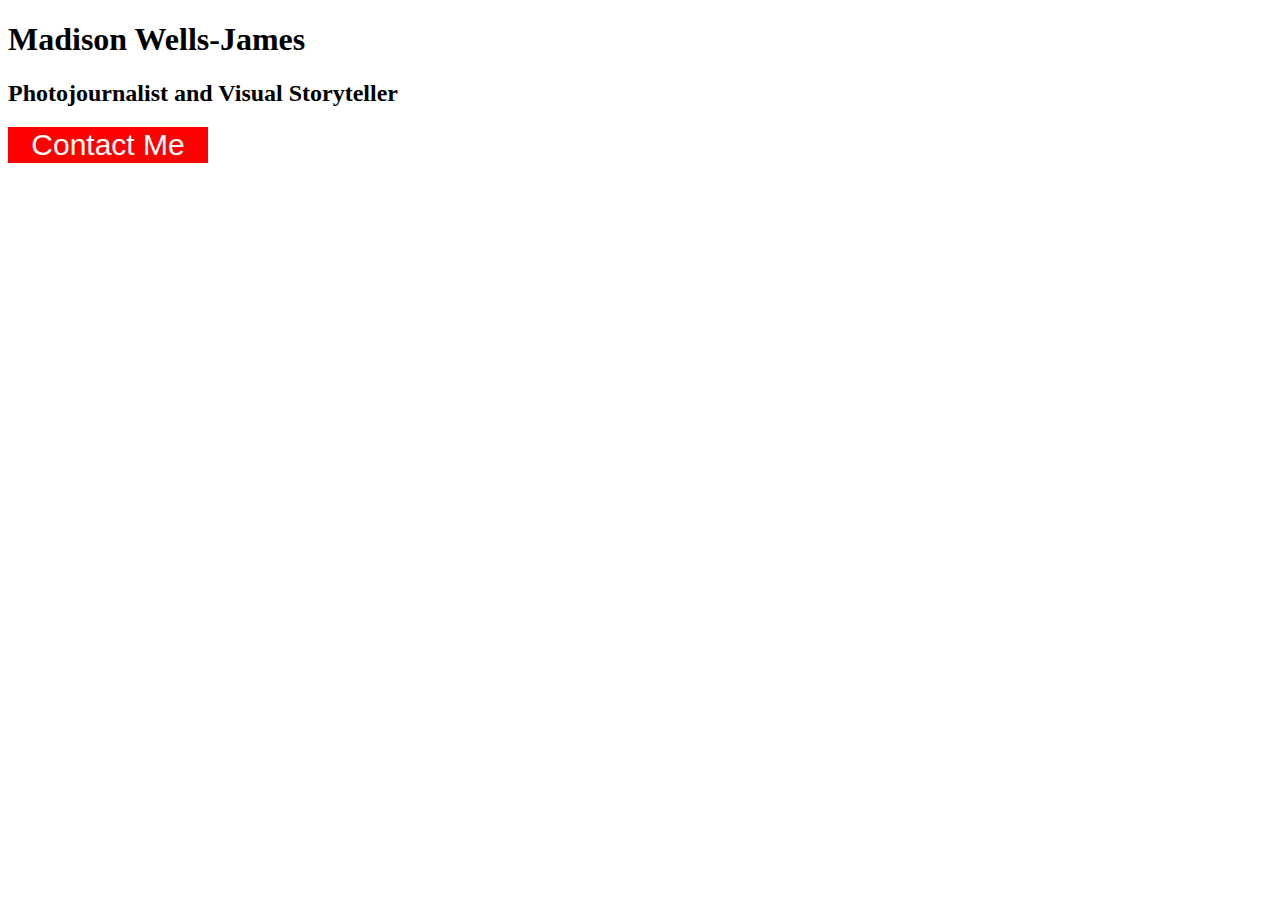
<file: button-assignment/index.html>
<!DOCTYPE html>
<html lang="en">
<head>    
    <title>YOUR NAME Button</title>
    <link href="style.css" rel="stylesheet">
</head>
<body>
    <h1>Madison Wells-James</h1>
    <h2>Photojournalist and Visual Storyteller</h2>
    <button class="red-button">Contact Me</button>
</body>
</html>
</file>
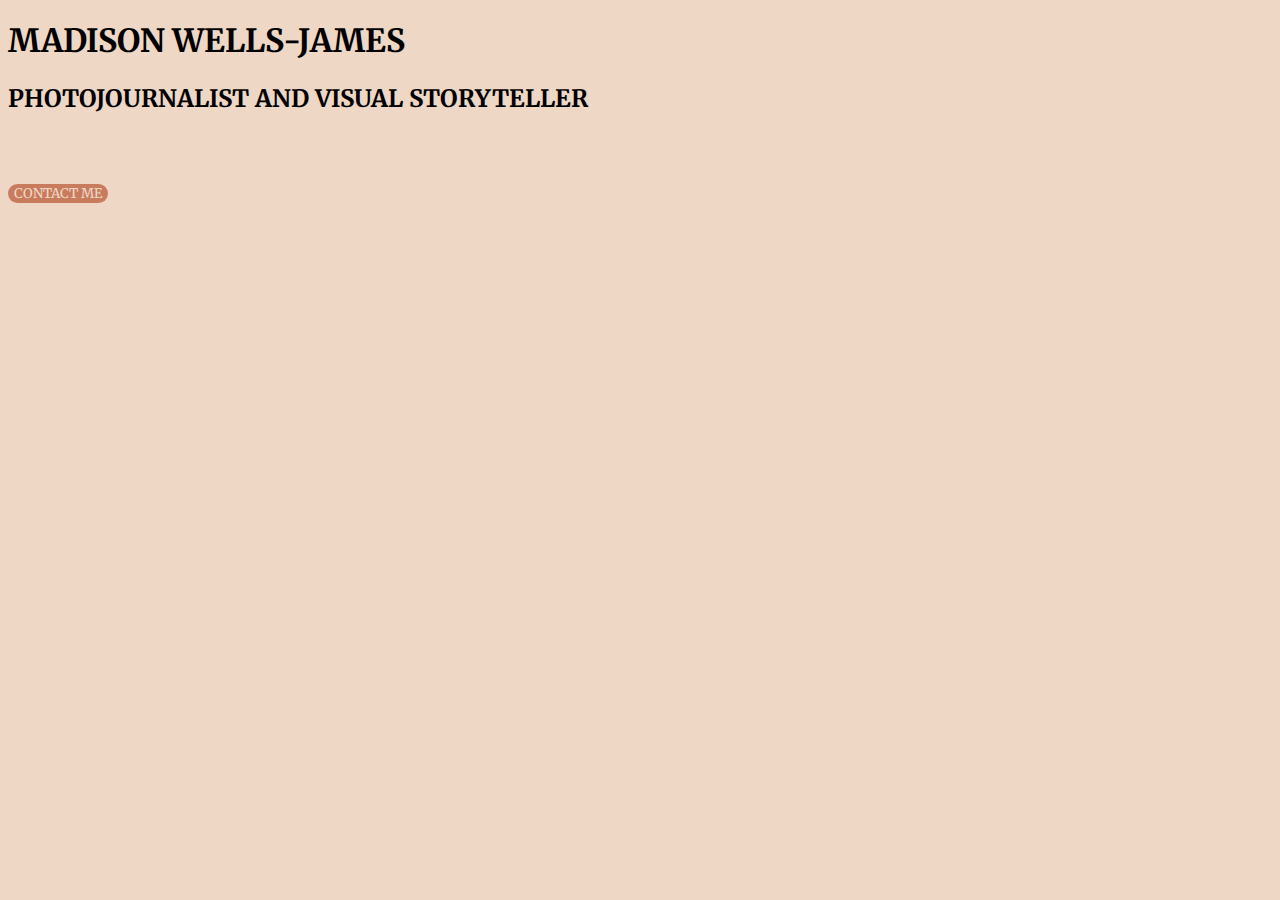
<file: contact-button-assignment/index.html>
<!DOCTYPE html>
<html lang="en">
<head>
    <link href="style.css" rel="stylesheet">
    <title>MADISON WELLS-JAMES BUTTON</title>
    <link rel="preconnect" href="https://fonts.googleapis.com">
    <link rel="preconnect" href="https://fonts.gstatic.com" crossorigin>
    <link href="https://fonts.googleapis.com/css2?family=Merriweather&display=swap" rel="stylesheet">
    <link rel="preconnect" href="https://fonts.googleapis.com">
    <link rel="preconnect" href="https://fonts.gstatic.com" crossorigin>
    <link href="https://fonts.googleapis.com/css2?family=Merriweather&display=swap" rel="stylesheet">

</head>
    
<body>
   <h1>MADISON WELLS-JAMES</h1>
   <h2>PHOTOJOURNALIST AND VISUAL STORYTELLER</h2>    
   <button>Contact Me</button>
</body>
    
</html>
</file>
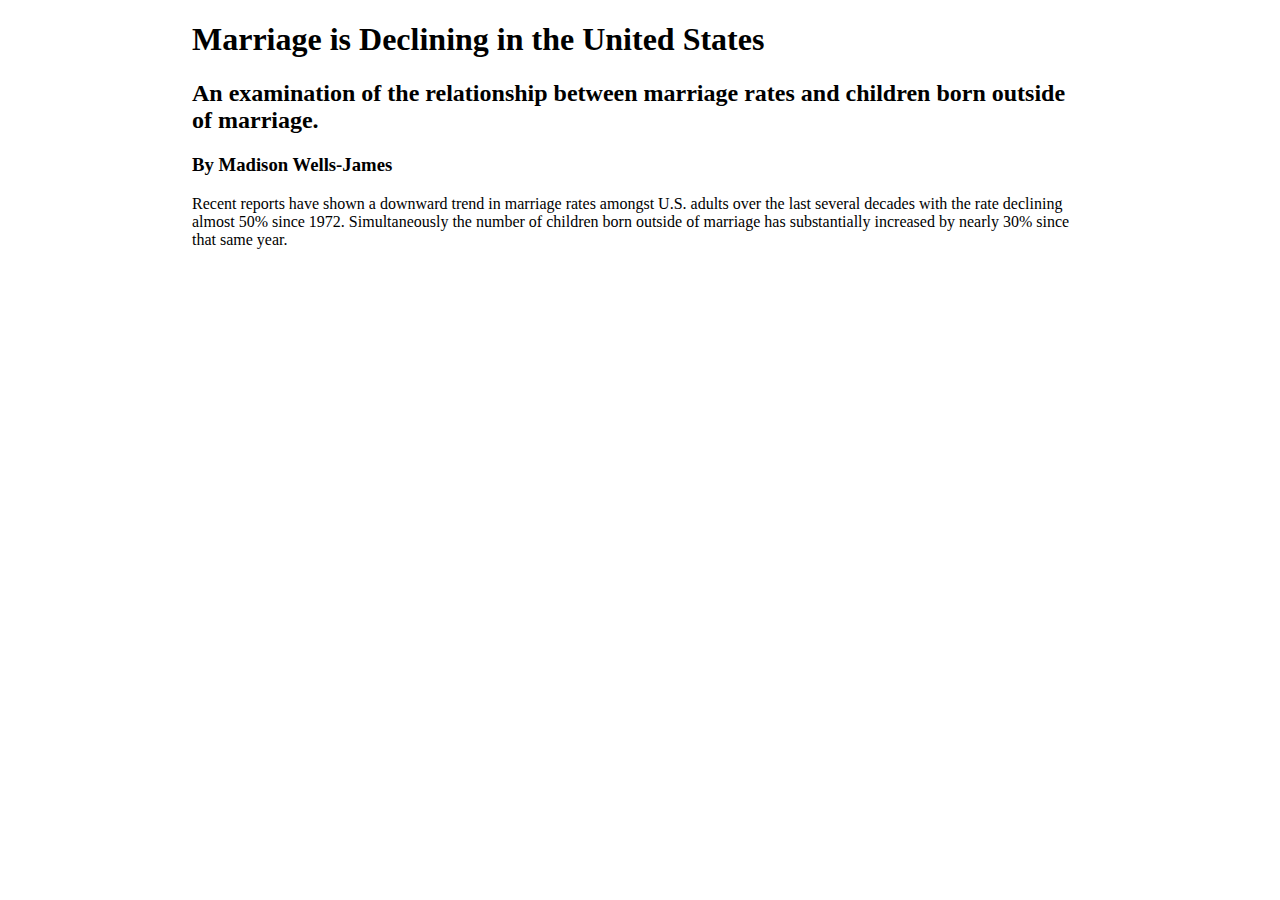
<file: data-viz-project/index.html>
<!DOCTYPE html>

<html lang="en">
    
<head>
<meta charset="utf-8">
<meta name="viewport" content="width=device-width, initial-scale=1, shrink-to-fit=no">
    <title>[Your Name] Data Viz Project</title>
    
<style type="text/css">

    body {
        width:70%;
        margin:auto;
        font-family: Georgia, serif;
    }
    
</style>
</head>
    
<body>
    <h1>Marriage is Declining in the United States </h1>
    <h2>An examination of the relationship between marriage rates and children born outside of marriage.</h2>
    <h3>By Madison Wells-James</h3>
    <p>Recent reports have shown a downward trend in marriage rates amongst U.S. adults over the last several decades with the rate declining almost 50% since 1972. Simultaneously the number of children born outside of marriage has substantially increased by nearly 30% since that same year.</p>

<div class="flourish-embed flourish-chart" data-src="visualisation/13500501"><script src="https://public.flourish.studio/resources/embed.js"></script></div>

<div class="flourish-embed flourish-chart" data-src="visualisation/13500687"><script src="https://public.flourish.studio/resources/embed.js"></script></div>

</body>
</file>
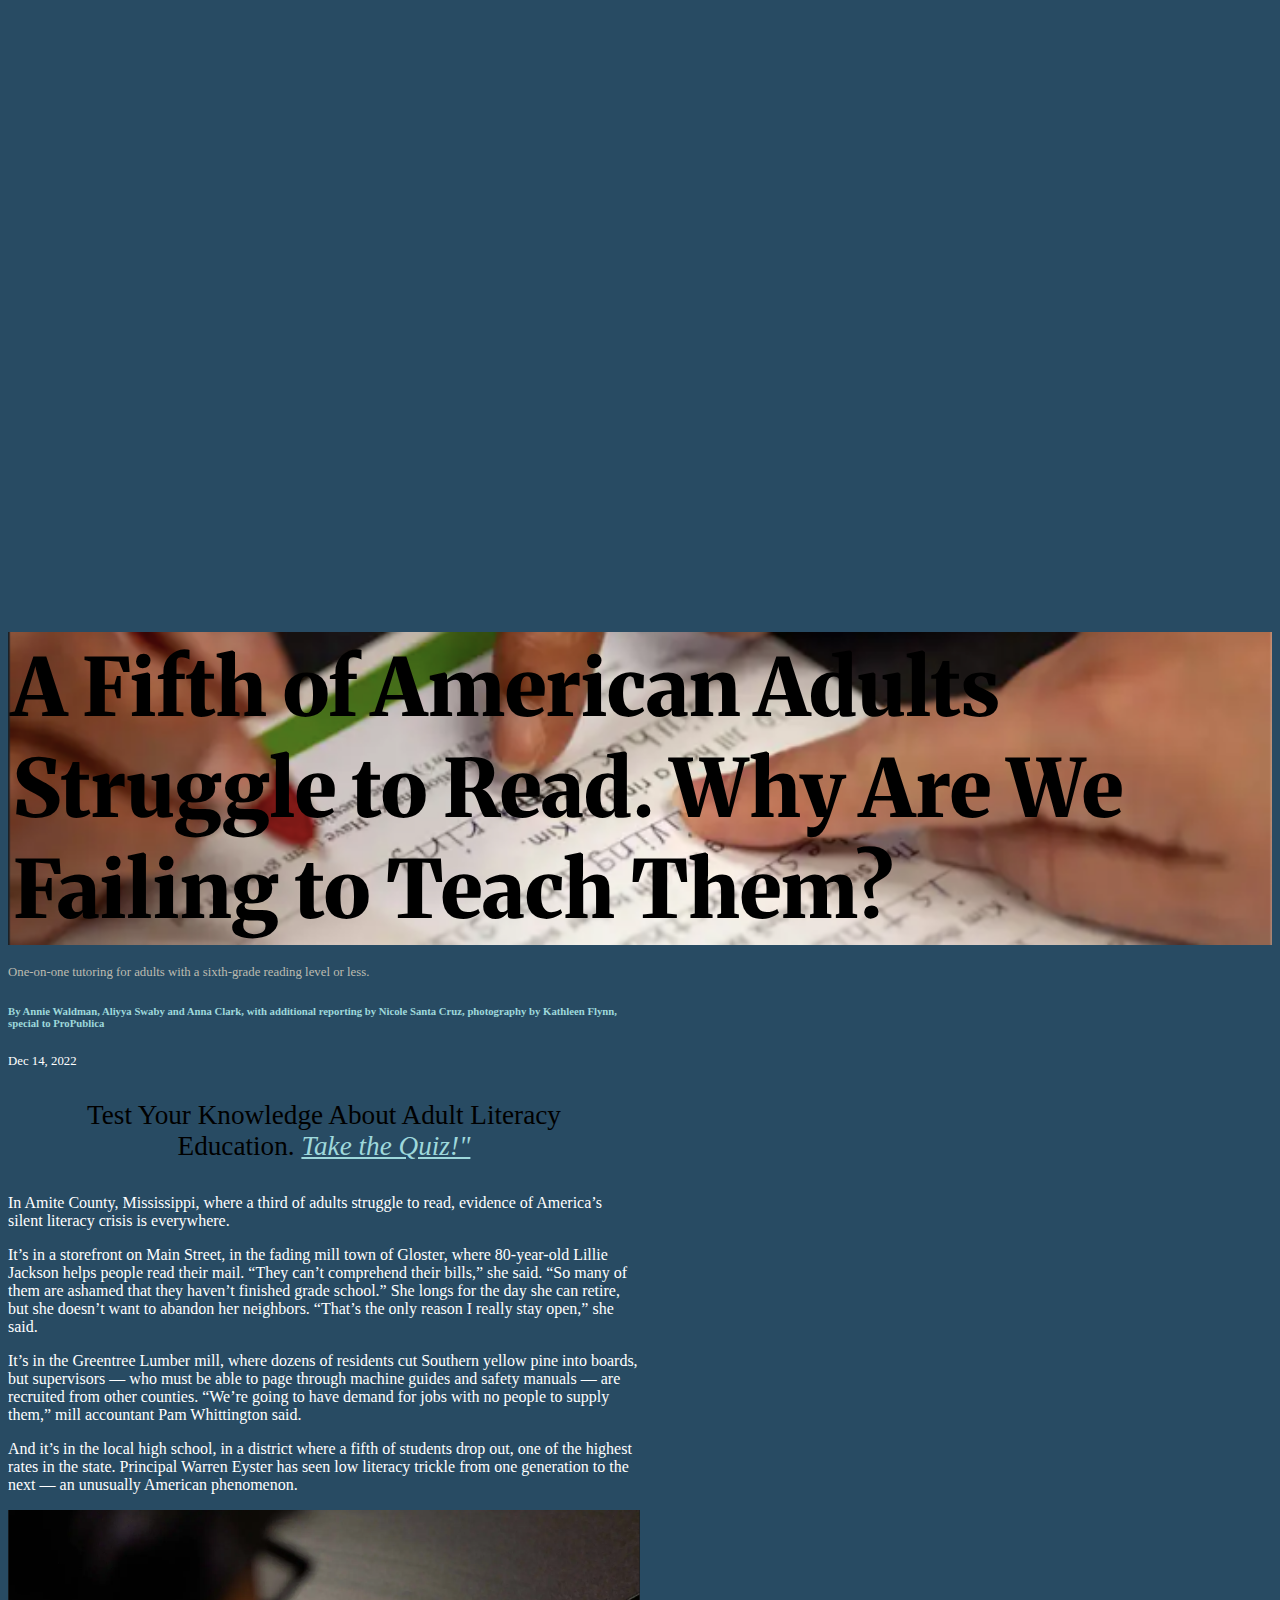
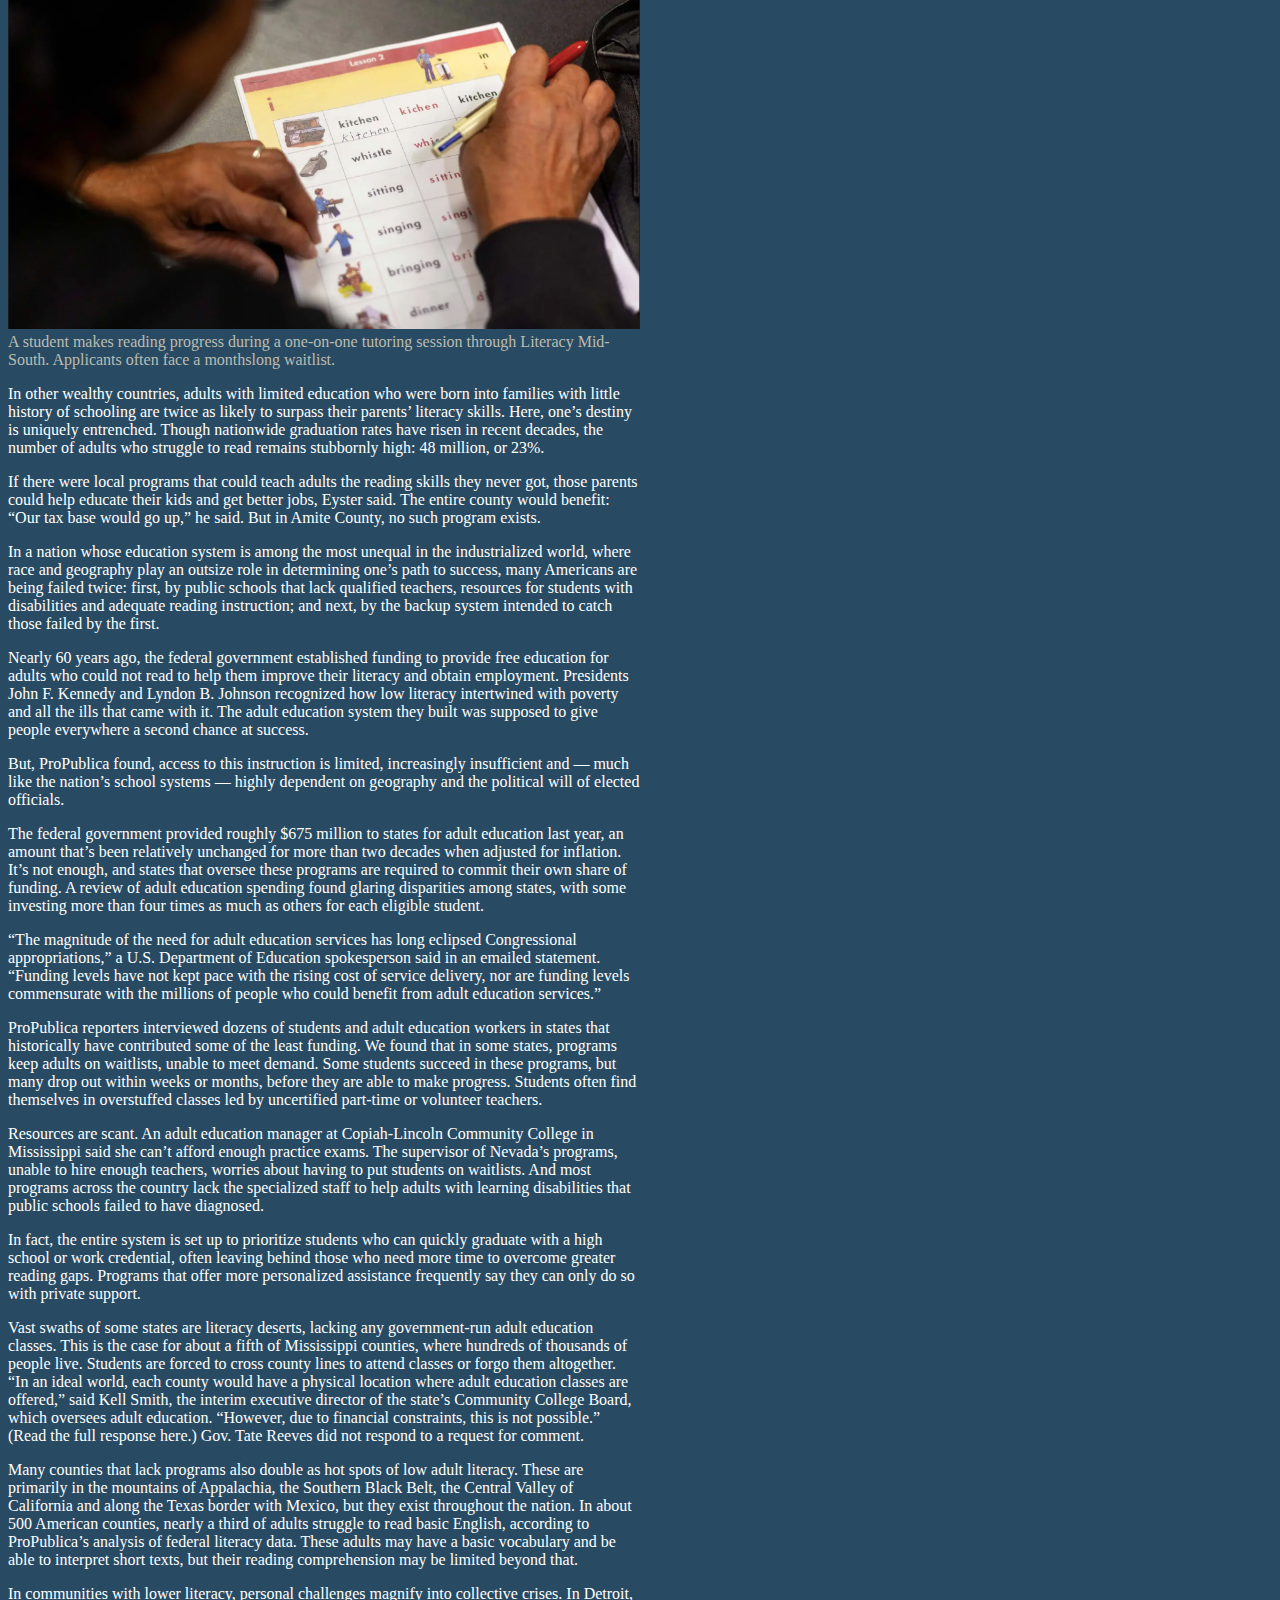
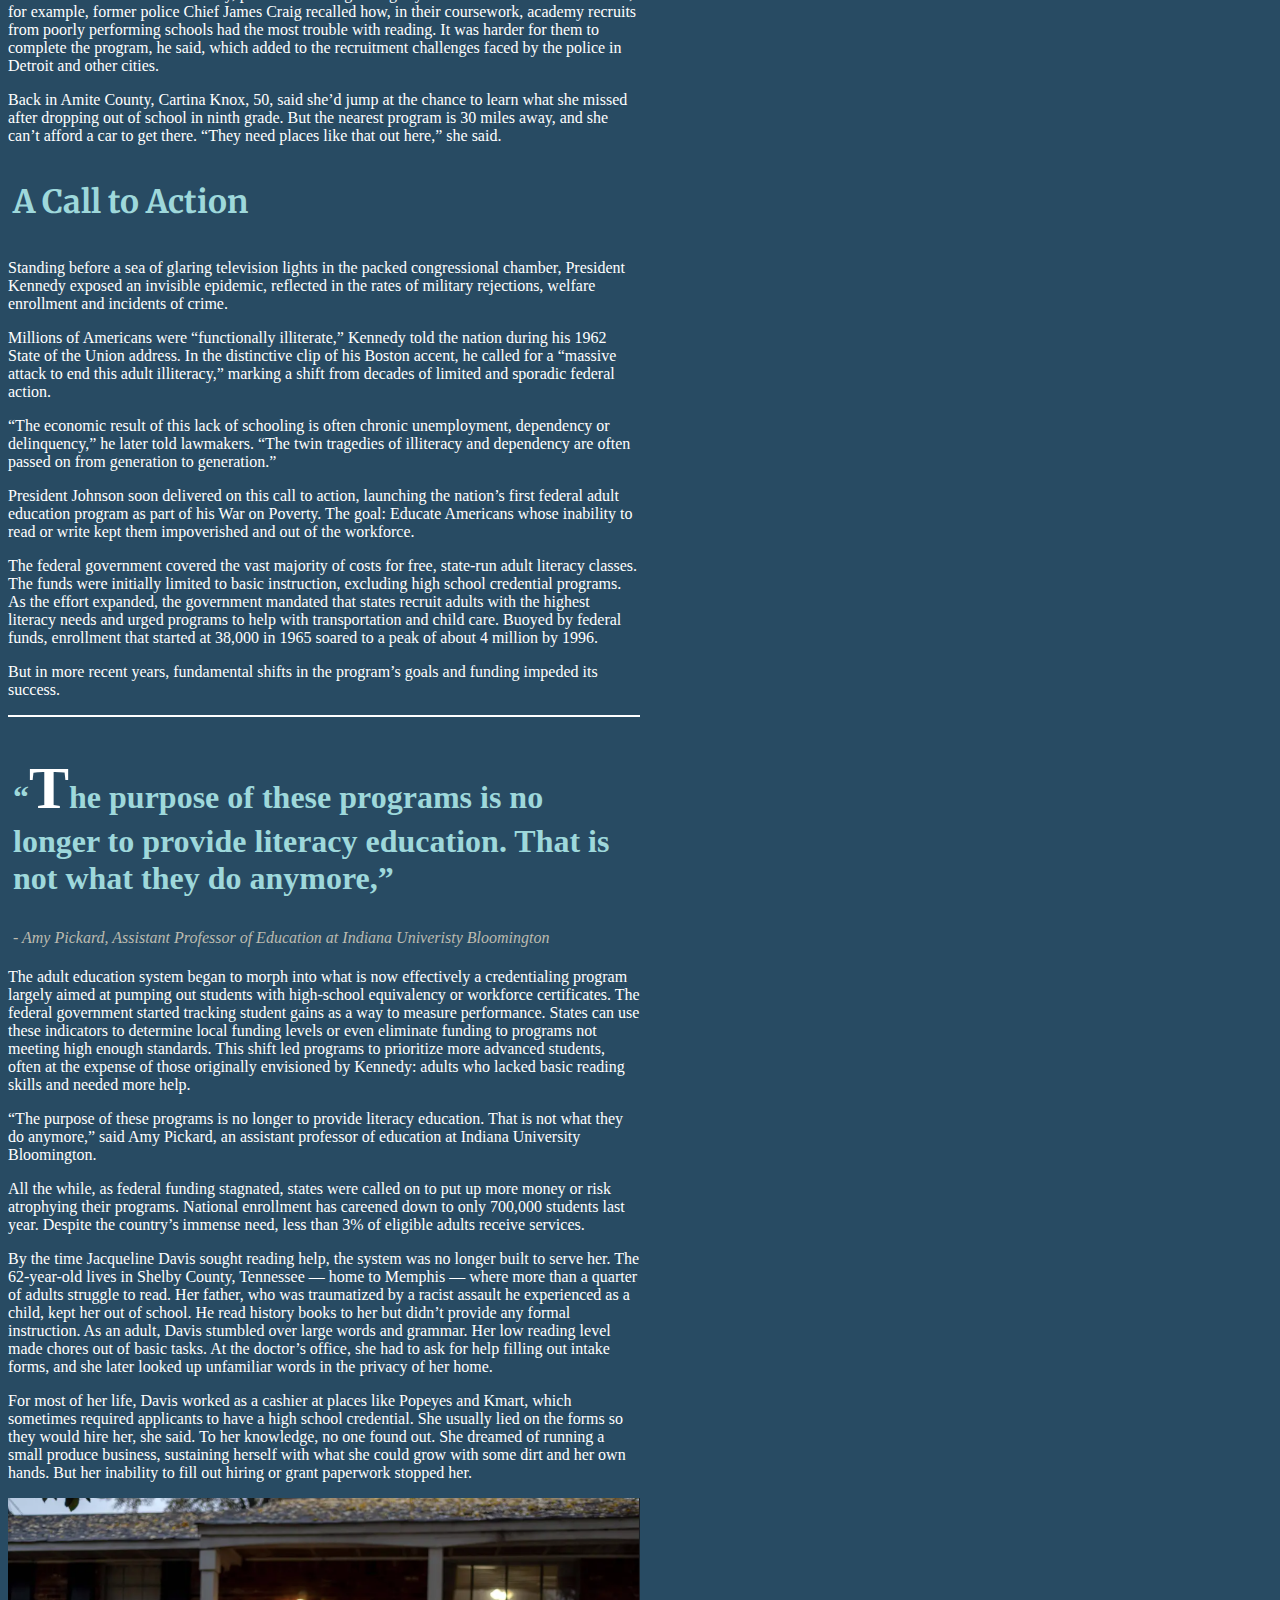
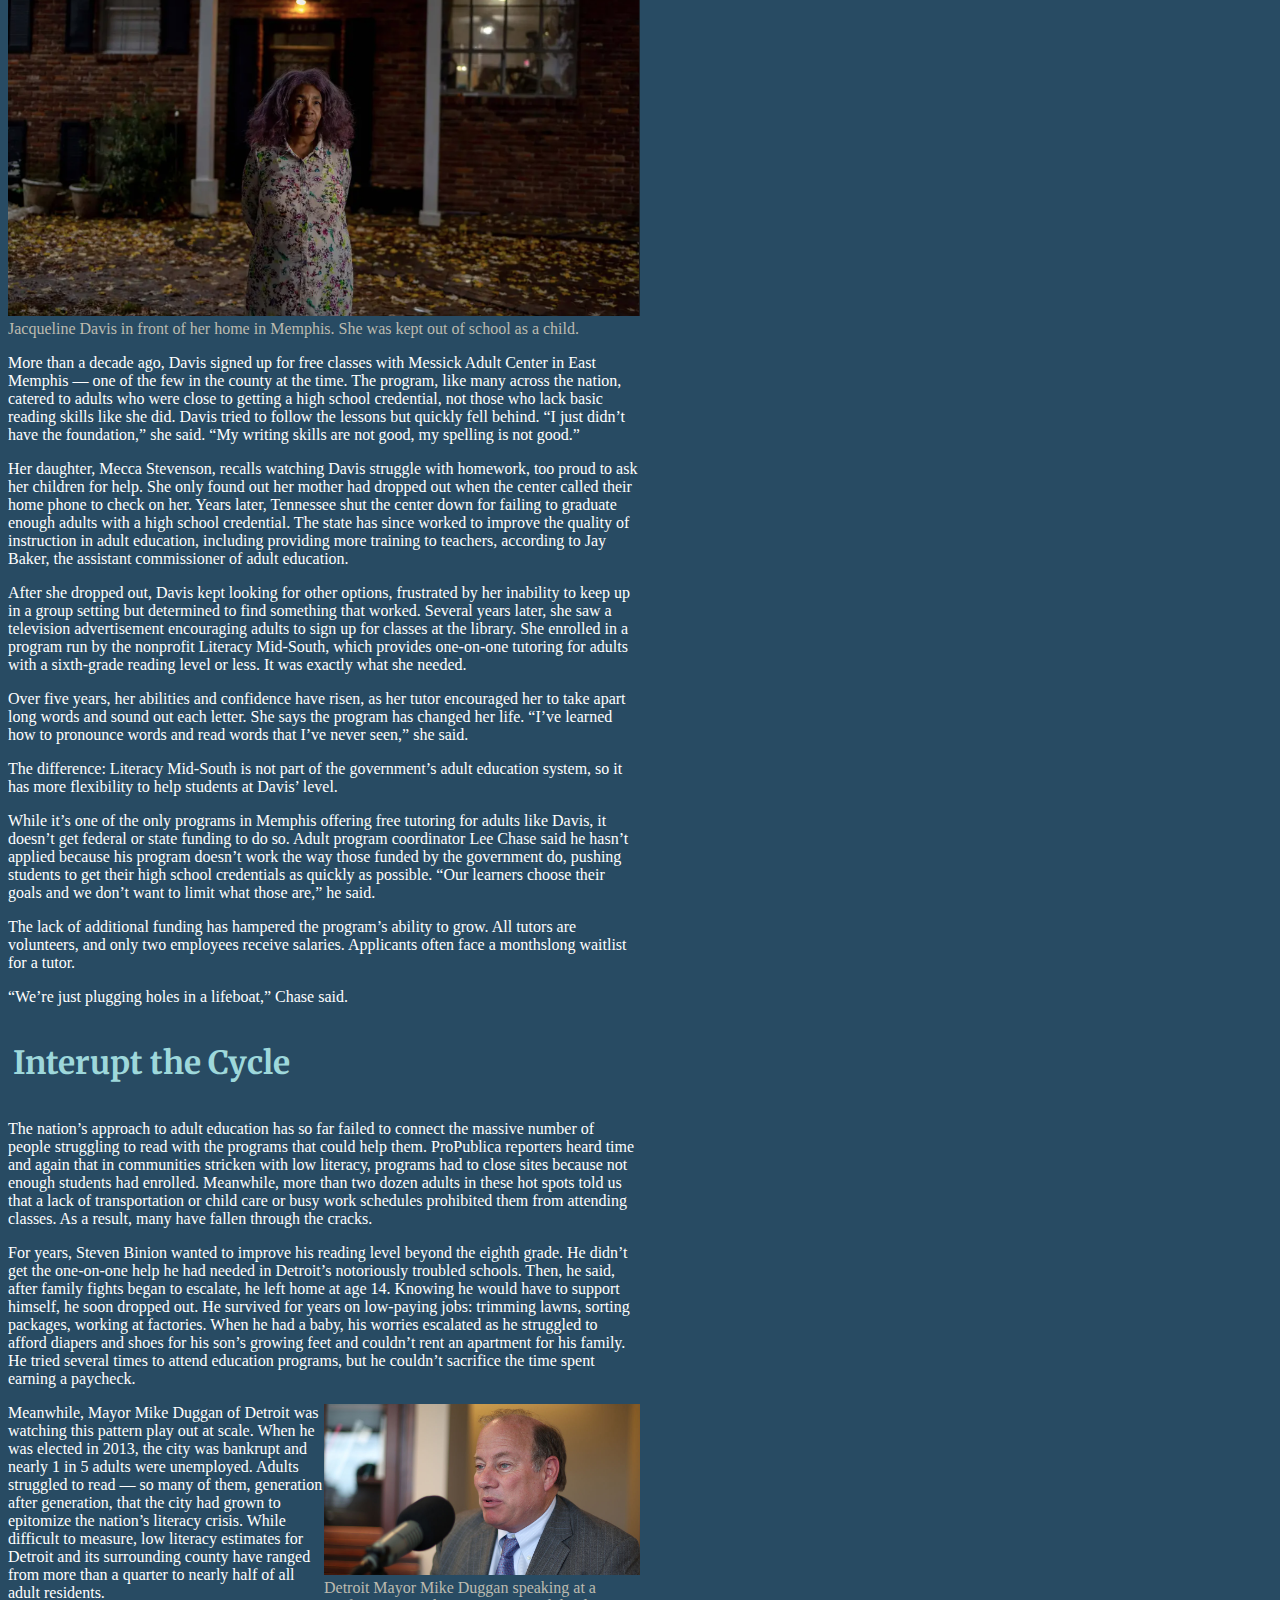
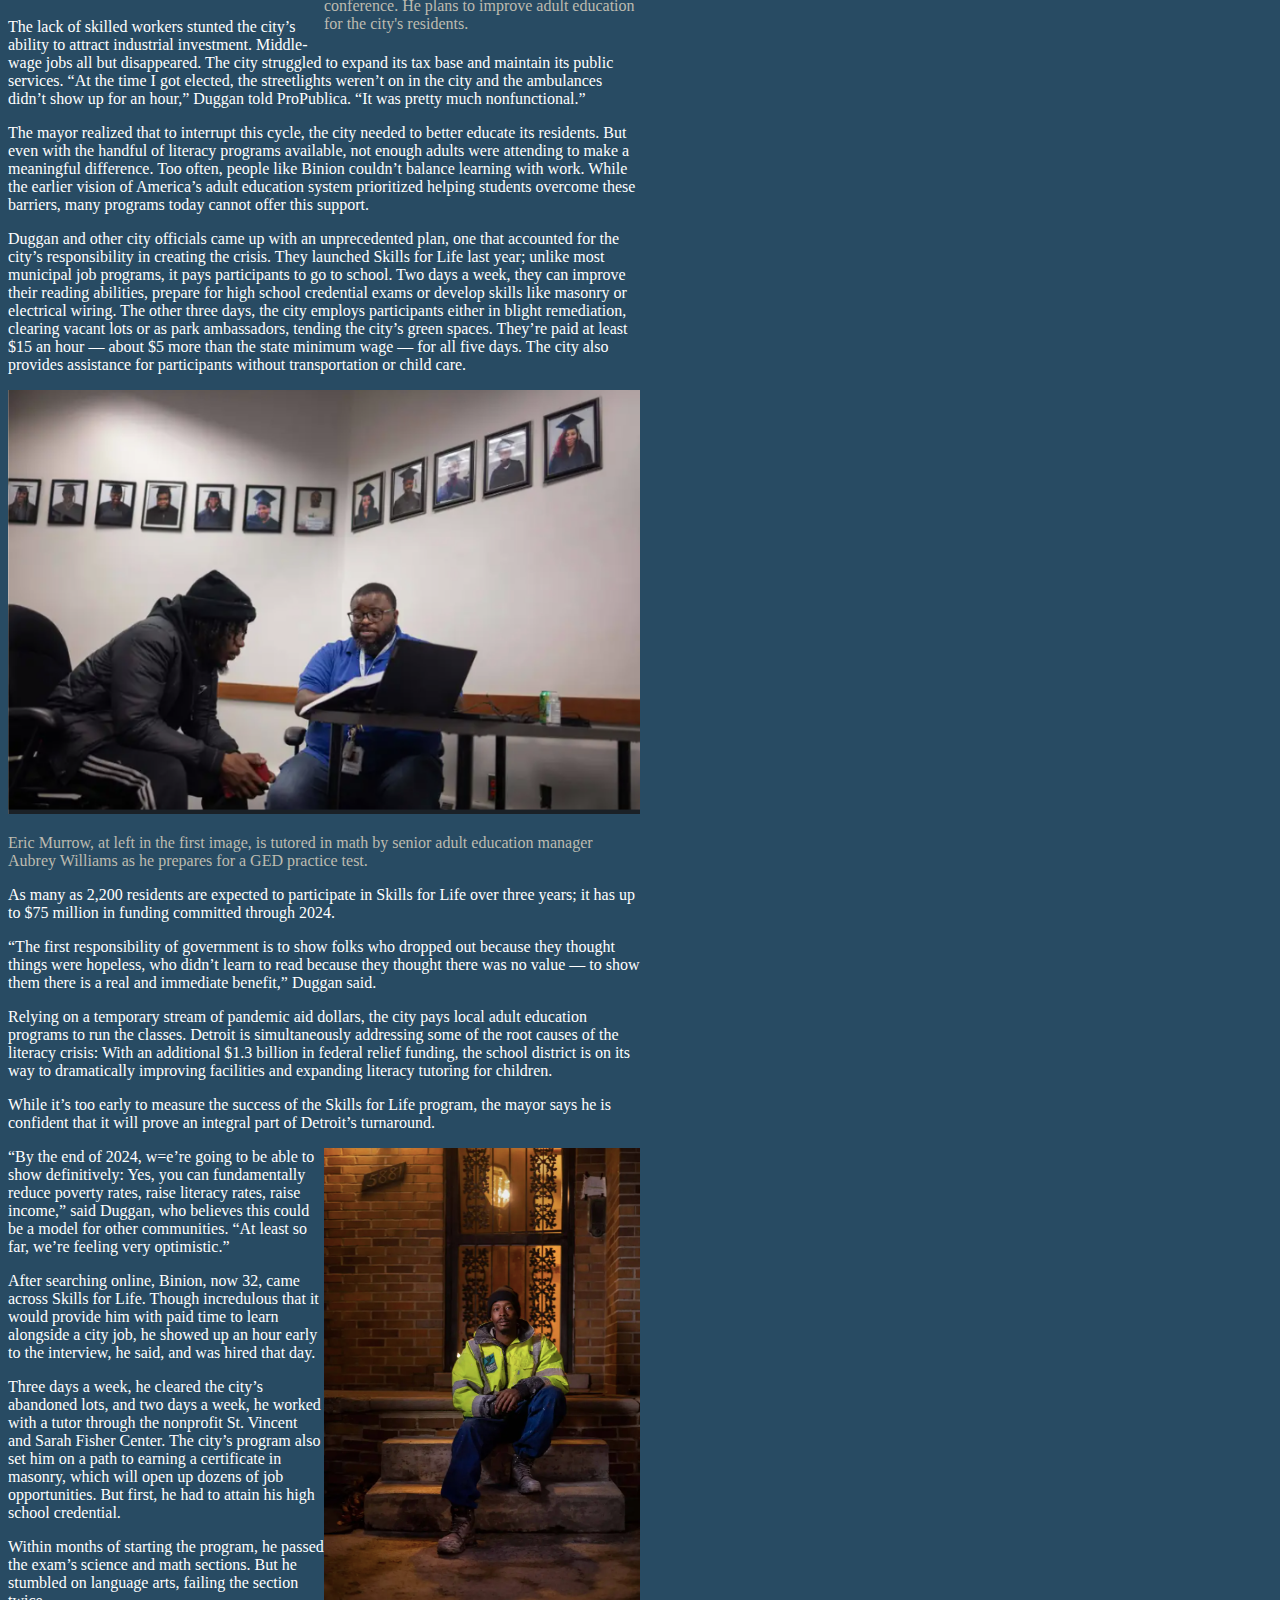
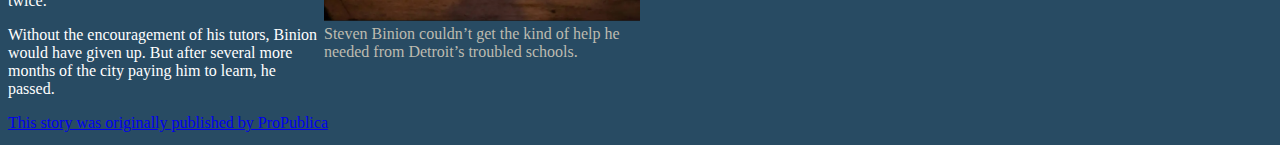
<file: final-project/index.html>
<!DOCTYPE html>
<html lang="en">
    
<head>
<meta charset="utf-8">
<meta name="viewport" content="width=device-width, initial-scale=1, shrink-to-fit=no">
<meta name="description" content="Description here.">
    <title>Madison Wells-James Final Project</title>
    
<!-- Bootstrap CSS and JavaScript -->
<link href="https://cdn.jsdelivr.net/npm/bootstrap@5.0.1/dist/css/bootstrap.min.css" rel="stylesheet" integrity="sha384-+0n0xVW2eSR5OomGNYDnhzAbDsOXxcvSN1TPprVMTNDbiYZCxYbOOl7+AMvyTG2x" crossorigin="anonymous">
<script src="https://cdn.jsdelivr.net/npm/bootstrap@5.0.1/dist/js/bootstrap.bundle.min.js" integrity="sha384-gtEjrD/SeCtmISkJkNUaaKMoLD0//ElJ19smozuHV6z3Iehds+3Ulb9Bn9Plx0x4" crossorigin="anonymous"></script>
<link rel="stylesheet" href="https://cdn.jsdelivr.net/npm/bootstrap-icons@1.5.0/font/bootstrap-icons.css">

<!--Google font/s here-->

<link href="style.css" rel="stylesheet">
    
</head>
    
<body>
    
    <div class="container-fluid topper">
        <div class="row">
            <div class="col">
                <h1><strong>A Fifth of American Adults Struggle to Read. Why Are We Failing to Teach Them?</strong></h1>
                <h2></h2>
                <link rel="preconnect" href="https://fonts.googleapis.com">
                <link rel="preconnect" href="https://fonts.gstatic.com" crossorigin>
                <link href="https://fonts.googleapis.com/css2?family=Merriweather&display=swap" rel="stylesheet">
            </div>
        </div>
    </div>
    
    <div class="container-fluid body">
        <div class="row">
            <div class="col">
                   <div class="topcaption">One-on-one tutoring for adults with a sixth-grade reading level or less.</div>
                   <h6 class="inlinesubhead"><strong>By Annie Waldman, Aliyya Swaby and Anna Clark, with additional reporting by Nicole Santa Cruz, photography by Kathleen Flynn, special to ProPublica</strong></h6>
                
                   <p class="date">Dec 14, 2022</p>
                
                   <div class="quizlink">Test Your Knowledge About Adult Literacy Education. <a href="#quiz"><i>Take the Quiz!"</i></a></div>
                
                  
                   <p>In Amite County, Mississippi, where a third of adults struggle to read, evidence of America’s silent literacy crisis is everywhere.</p>

                   <p>It’s in a storefront on Main Street, in the fading mill town of Gloster, where 80-year-old Lillie Jackson helps people read their mail. “They can’t comprehend their bills,” she said. “So many of them are ashamed that they haven’t finished grade school.” She longs for the day she can retire, but she doesn’t want to abandon her neighbors. “That’s the only reason I really stay open,” she said.</p>

                   <p>It’s in the Greentree Lumber mill, where dozens of residents cut Southern yellow pine into boards, but supervisors — who must be able to page through machine guides and safety manuals — are recruited from other counties. “We’re going to have demand for jobs with no people to supply them,” mill accountant Pam Whittington said.</p> 
                    
                   <p>And it’s in the local high school, in a district where a fifth of students drop out, one of the highest rates in the state. Principal Warren Eyster has seen low literacy trickle from one generation to the next — an unusually American phenomenon.</p>
                       
                   <img src="Person%20doing%20exercise.png" class="inlineimage" alt="Picture of Adult Doing Writing Exercise">
                   <div class="caption">A student makes reading progress during a one-on-one tutoring session through Literacy Mid-South. Applicants often face a monthslong waitlist.</div>

                   <p>In other wealthy countries, adults with limited education who were born into families with little history of schooling are twice as likely to surpass their parents’ literacy skills. Here, one’s destiny is uniquely entrenched. Though nationwide graduation rates have risen in recent decades, the number of adults who struggle to read remains stubbornly high: 48 million, or 23%.</p>

                   <p>If there were local programs that could teach adults the reading skills they never got, those parents could help educate their kids and get better jobs, Eyster said. The entire county would benefit: “Our tax base would go up,” he said. But in Amite County, no such program exists.</p>
                
                   <p>In a nation whose education system is among the most unequal in the industrialized world, where race and geography play an outsize role in determining one’s path to success, many Americans are being failed twice: first, by public schools that lack qualified teachers, resources for students with disabilities and adequate reading instruction; and next, by the backup system intended to catch those failed by the first.</p>

                   <p>Nearly 60 years ago, the federal government established funding to provide free education for adults who could not read to help them improve their literacy and obtain employment. Presidents John F. Kennedy and Lyndon B. Johnson recognized how low literacy intertwined with poverty and all the ills that came with it. The adult education system they built was supposed to give people everywhere a second chance at success.</p>
                
                   <p>But, ProPublica found, access to this instruction is limited, increasingly insufficient and — much like the nation’s school systems — highly dependent on geography and the political will of elected officials.</p>

                   <p>The federal government provided roughly $675 million to states for adult education last year, an amount that’s been relatively unchanged for more than two decades when adjusted for inflation. It’s not enough, and states that oversee these programs are required to commit their own share of funding. A review of adult education spending found glaring disparities among states, with some investing more than four times as much as others for each eligible student.</p>

                   <p>“The magnitude of the need for adult education services has long eclipsed Congressional appropriations,” a U.S. Department of Education spokesperson said in an emailed statement. “Funding levels have not kept pace with the rising cost of service delivery, nor are funding levels commensurate with the millions of people who could benefit from adult education services.”</p>
                
                   <div class="flourish-embed flourish-map" data-src="visualisation/13617484"><script src="https://public.flourish.studio/resources/embed.js"></script></div>
    
                   <p>ProPublica reporters interviewed dozens of students and adult education workers in states that historically have contributed some of the least funding. We found that in some states, programs keep adults on waitlists, unable to meet demand. Some students succeed in these programs, but many drop out within weeks or months, before they are able to make progress. Students often find themselves in overstuffed classes led by uncertified part-time or volunteer teachers.</p>

                   <p>Resources are scant. An adult education manager at Copiah-Lincoln Community College in Mississippi said she can’t afford enough practice exams. The supervisor of Nevada’s programs, unable to hire enough teachers, worries about having to put students on waitlists. And most programs across the country lack the specialized staff to help adults with learning disabilities that public schools failed to have diagnosed.</p>

                   <p>In fact, the entire system is set up to prioritize students who can quickly graduate with a high school or work credential, often leaving behind those who need more time to overcome greater reading gaps. Programs that offer more personalized assistance frequently say they can only do so with private support.</p>

                   <p>Vast swaths of some states are literacy deserts, lacking any government-run adult education classes. This is the case for about a fifth of Mississippi counties, where hundreds of thousands of people live. Students are forced to cross county lines to attend classes or forgo them altogether. “In an ideal world, each county would have a physical location where adult education classes are offered,” said Kell Smith, the interim executive director of the state’s Community College Board, which oversees adult education. “However, due to financial constraints, this is not possible.” (Read the full response here.) Gov. Tate Reeves did not respond to a request for comment.</p>

                   <p>Many counties that lack programs also double as hot spots of low adult literacy. These are primarily in the mountains of Appalachia, the Southern Black Belt, the Central Valley of California and along the Texas border with Mexico, but they exist throughout the nation. In about 500 American counties, nearly a third of adults struggle to read basic English, according to ProPublica’s analysis of federal literacy data. These adults may have a basic vocabulary and be able to interpret short texts, but their reading comprehension may be limited beyond that.</p>
                
                   <div class="flourish-embed flourish-chart" data-src="visualisation/13682501"><script src="https://public.flourish.studio/resources/embed.js"></script></div>
                             
                   <p>In communities with lower literacy, personal challenges magnify into collective crises. In Detroit, for example, former police Chief James Craig recalled how, in their coursework, academy recruits from poorly performing schools had the most trouble with reading. It was harder for them to complete the program, he said, which added to the recruitment challenges faced by the police in Detroit and other cities.</p>

                   <p>Back in Amite County, Cartina Knox, 50, said she’d jump at the chance to learn what she missed after dropping out of school in ninth grade. But the nearest program is 30 miles away, and she can’t afford a car to get there. “They need places like that out here,” she said.</p>
                
                   <h3>A Call to Action</h3>
                          
                   <p>Standing before a sea of glaring television lights in the packed congressional chamber, President Kennedy exposed an invisible epidemic, reflected in the rates of military rejections, welfare enrollment and incidents of crime.</p>

                   <p>Millions of Americans were “functionally illiterate,” Kennedy told the nation during his 1962 State of the Union address. In the distinctive clip of his Boston accent, he called for a “massive attack to end this adult illiteracy,” marking a shift from decades of limited and sporadic federal action.</p>

                   <p>“The economic result of this lack of schooling is often chronic unemployment, dependency or delinquency,” he later told lawmakers. “The twin tragedies of illiteracy and dependency are often passed on from generation to generation.”</p>

                   <p>President Johnson soon delivered on this call to action, launching the nation’s first federal adult education program as part of his War on Poverty. The goal: Educate Americans whose inability to read or write kept them impoverished and out of the workforce.</p>

                   <p>The federal government covered the vast majority of costs for free, state-run adult literacy classes. The funds were initially limited to basic instruction, excluding high school credential programs. As the effort expanded, the government mandated that states recruit adults with the highest literacy needs and urged programs to help with transportation and child care. Buoyed by federal funds, enrollment that started at 38,000 in 1965 soared to a peak of about 4 million by 1996.</p>

                   <p>But in more recent years, fundamental shifts in the program’s goals and funding impeded its success.</p>              
             
                   <div class="pullquote">
                       <link rel="preconnect" href="https://fonts.googleapis.com">
                       <link rel="preconnect" href="https://fonts.gstatic.com" crossorigin>
                       <link href="https://fonts.googleapis.com/css2?family=Merriweather&display=swap" rel="stylesheet">
                       <p class="quote">
                           <strong>“<a class="T">T</a>he purpose of these programs is no longer to provide literacy education. That is not what they do anymore,”</strong>
                       </p>
                       <p class="attribution">
                          <i> - Amy Pickard, Assistant Professor of Education at Indiana Univeristy Bloomington</i>
                       </p>
                   </div>
                            

                   <p>The adult education system began to morph into what is now effectively a credentialing program largely aimed at pumping out students with high-school equivalency or workforce certificates. The federal government started tracking student gains as a way to measure performance. States can use these indicators to determine local funding levels or even eliminate funding to programs not meeting high enough standards. This shift led programs to prioritize more advanced students, often at the expense of those originally envisioned by Kennedy: adults who lacked basic reading skills and needed more help.</p>

                   <p>“The purpose of these programs is no longer to provide literacy education. That is not what they do anymore,” said Amy Pickard, an assistant professor of education at Indiana University Bloomington.</p>

                   <p>All the while, as federal funding stagnated, states were called on to put up more money or risk atrophying their programs. National enrollment has careened down to only 700,000 students last year. Despite the country’s immense need, less than 3% of eligible adults receive services.</p>
                
                   <div class="flourish-embed" data-src="visualisation/13682089"><script src="https://public.flourish.studio/resources/embed.js"></script></div>
                
                   <p>By the time Jacqueline Davis sought reading help, the system was no longer built to serve her. The 62-year-old lives in Shelby County, Tennessee — home to Memphis — where more than a quarter of adults struggle to read. Her father, who was traumatized by a racist assault he experienced as a child, kept her out of school. He read history books to her but didn’t provide any formal instruction. As an adult, Davis stumbled over large words and grammar. Her low reading level made chores out of basic tasks. At the doctor’s office, she had to ask for help filling out intake forms, and she later looked up unfamiliar words in the privacy of her home.</p>

                   <p>For most of her life, Davis worked as a cashier at places like Popeyes and Kmart, which sometimes required applicants to have a high school credential. She usually lied on the forms so they would hire her, she said. To her knowledge, no one found out. She dreamed of running a small produce business, sustaining herself with what she could grow with some dirt and her own hands. But her inability to fill out hiring or grant paperwork stopped her.</p>
                
                   <img src="Jaqueline.png" class="inlineimage" alt="Picture of Jacqueline in Front of House">
                   <div class="caption">Jacqueline Davis in front of her home in Memphis. She was kept out of school as a child.</div>
                
                   <p>More than a decade ago, Davis signed up for free classes with Messick Adult Center in East Memphis — one of the few in the county at the time. The program, like many across the nation, catered to adults who were close to getting a high school credential, not those who lack basic reading skills like she did. Davis tried to follow the lessons but quickly fell behind. “I just didn’t have the foundation,” she said. “My writing skills are not good, my spelling is not good.”</p>

                   <p>Her daughter, Mecca Stevenson, recalls watching Davis struggle with homework, too proud to ask her children for help. She only found out her mother had dropped out when the center called their home phone to check on her. Years later, Tennessee shut the center down for failing to graduate enough adults with a high school credential. The state has since worked to improve the quality of instruction in adult education, including providing more training to teachers, according to Jay Baker, the assistant commissioner of adult education.</p>

                   <p>After she dropped out, Davis kept looking for other options, frustrated by her inability to keep up in a group setting but determined to find something that worked. Several years later, she saw a television advertisement encouraging adults to sign up for classes at the library. She enrolled in a program run by the nonprofit Literacy Mid-South, which provides one-on-one tutoring for adults with a sixth-grade reading level or less. It was exactly what she needed.</p>
                
                   <p>Over five years, her abilities and confidence have risen, as her tutor encouraged her to take apart long words and sound out each letter. She says the program has changed her life. “I’ve learned how to pronounce words and read words that I’ve never seen,” she said.</p>

                   <p>The difference: Literacy Mid-South is not part of the government’s adult education system, so it has more flexibility to help students at Davis’ level.</p>

                   <p>While it’s one of the only programs in Memphis offering free tutoring for adults like Davis, it doesn’t get federal or state funding to do so. Adult program coordinator Lee Chase said he hasn’t applied because his program doesn’t work the way those funded by the government do, pushing students to get their high school credentials as quickly as possible. “Our learners choose their goals and we don’t want to limit what those are,” he said.</p> 

                   <p>The lack of additional funding has hampered the program’s ability to grow. All tutors are volunteers, and only two employees receive salaries. Applicants often face a monthslong waitlist for a tutor.</p>

                   <p>“We’re just plugging holes in a lifeboat,” Chase said.</p>
                
                   <h3>Interupt the Cycle</h3>
                
                   <p>The nation’s approach to adult education has so far failed to connect the massive number of people struggling to read with the programs that could help them. ProPublica reporters heard time and again that in communities stricken with low literacy, programs had to close sites because not enough students had enrolled. Meanwhile, more than two dozen adults in these hot spots told us that a lack of transportation or child care or busy work schedules prohibited them from attending classes. As a result, many have fallen through the cracks.</p>
                    
                   <p>For years, Steven Binion wanted to improve his reading level beyond the eighth grade. He didn’t get the one-on-one help he had needed in Detroit’s notoriously troubled schools. Then, he said, after family fights began to escalate, he left home at age 14. Knowing he would have to support himself, he soon dropped out. He survived for years on low-paying jobs: trimming lawns, sorting packages, working at factories. When he had a baby, his worries escalated as he struggled to afford diapers and shoes for his son’s growing feet and couldn’t rent an apartment for his family. He tried several times to attend education programs, but he couldn’t sacrifice the time spent earning a paycheck.</p>
                    
                   <div class="rightimage">
                   <img src="Mayor%20Mike%20Duggan%20Detroit.jpeg" class="inlineimage" alt="Picture of Mayor">
                   <div class="rightcaption">Detroit Mayor Mike Duggan speaking at a conference. He plans to improve adult education for the city's residents.</div>       
                   </div>

                   <p>Meanwhile, Mayor Mike Duggan of Detroit was watching this pattern play out at scale. When he was elected in 2013, the city was bankrupt and nearly 1 in 5 adults were unemployed. Adults struggled to read — so many of them, generation after generation, that the city had grown to epitomize the nation’s literacy crisis. While difficult to measure, low literacy estimates for Detroit and its surrounding county have ranged from more than a quarter to nearly half of all adult residents.</p>

                   <p>The lack of skilled workers stunted the city’s ability to attract industrial investment. Middle-wage jobs all but disappeared. The city struggled to expand its tax base and maintain its public services. “At the time I got elected, the streetlights weren’t on in the city and the ambulances didn’t show up for an hour,” Duggan told ProPublica. “It was pretty much nonfunctional.”</p>
                       
                   <p>The mayor realized that to interrupt this cycle, the city needed to better educate its residents. But even with the handful of literacy programs available, not enough adults were attending to make a meaningful difference. Too often, people like Binion couldn’t balance learning with work. While the earlier vision of America’s adult education system prioritized helping students overcome these barriers, many programs today cannot offer this support.</p>
                
                   <p>Duggan and other city officials came up with an unprecedented plan, one that accounted for the city’s responsibility in creating the crisis. They launched Skills for Life last year; unlike most municipal job programs, it pays participants to go to school. Two days a week, they can improve their reading abilities, prepare for high school credential exams or develop skills like masonry or electrical wiring. The other three days, the city employs participants either in blight remediation, clearing vacant lots or as park ambassadors, tending the city’s green spaces. They’re paid at least $15 an hour — about $5 more than the state minimum wage — for all five days. The city also provides assistance for participants without transportation or child care.<p>
                       
                   <img src="Man%20being%20tutored.png" class="inlineimage" alt="Picture of Man Being Tuturoed">
                   <div class="caption">Eric Murrow, at left in the first image, is tutored in math by senior adult education manager Aubrey Williams as he prepares for a GED practice test.</div>

                   <p>As many as 2,200 residents are expected to participate in Skills for Life over three years; it has up to $75 million in funding committed through 2024.</p>

                   <p>“The first responsibility of government is to show folks who dropped out because they thought things were hopeless, who didn’t learn to read because they thought there was no value — to show them there is a real and immediate benefit,” Duggan said.</p>

                   <p>Relying on a temporary stream of pandemic aid dollars, the city pays local adult education programs to run the classes. Detroit is simultaneously addressing some of the root causes of the literacy crisis: With an additional $1.3 billion in federal relief funding, the school district is on its way to dramatically improving facilities and expanding literacy tutoring for children.</p>

                   <p>While it’s too early to measure the success of the Skills for Life program, the mayor says he is confident that it will prove an integral part of Detroit’s turnaround.<p>
                
                   <div class="rightimage">
                       <img src="Steve%20Binion.png" class="inlineimage" alt="Picture of Steve">
                       <div class="rightcaption"> Steven Binion couldn’t get the kind of help he needed from Detroit’s troubled schools.</div>
                   </div>
                                           
                   <p>“By the end of 2024, w=e’re going to be able to show definitively: Yes, you can fundamentally reduce poverty rates, raise literacy rates, raise income,” said Duggan, who believes this could be a model for other communities. “At least so far, we’re feeling very optimistic.”</p>

                   <p>After searching online, Binion, now 32, came across Skills for Life. Though incredulous that it would provide him with paid time to learn alongside a city job, he showed up an hour early to the interview, he said, and was hired that day.<br></p>
                
                   <p>Three days a week, he cleared the city’s abandoned lots, and two days a week, he worked with a tutor through the nonprofit St. Vincent and Sarah Fisher Center. The city’s program also set him on a path to earning a certificate in masonry, which will open up dozens of job opportunities. But first, he had to attain his high school credential.</p>

                   <p>Within months of starting the program, he passed the exam’s science and math sections. But he stumbled on language arts, failing the section twice.</p>

                   <p>Without the encouragement of his tutors, Binion would have given up. But after several more months of the city paying him to learn, he passed.</p>
                
                   <a name="quiz"></a>
                   <div class="flourish-embed flourish-quiz" data-src="visualisation/13665315"><script src="https://public.flourish.studio/resources/embed.js"></script></div>
                
                <footer class="footer"><a href="https://www.propublica.org/article/literacy-adult-education-united-states">This story was originally published by ProPublica</a></footer>
                        
            </div>
        </div>
    </div>
    
</body>
    
</html>
</file>
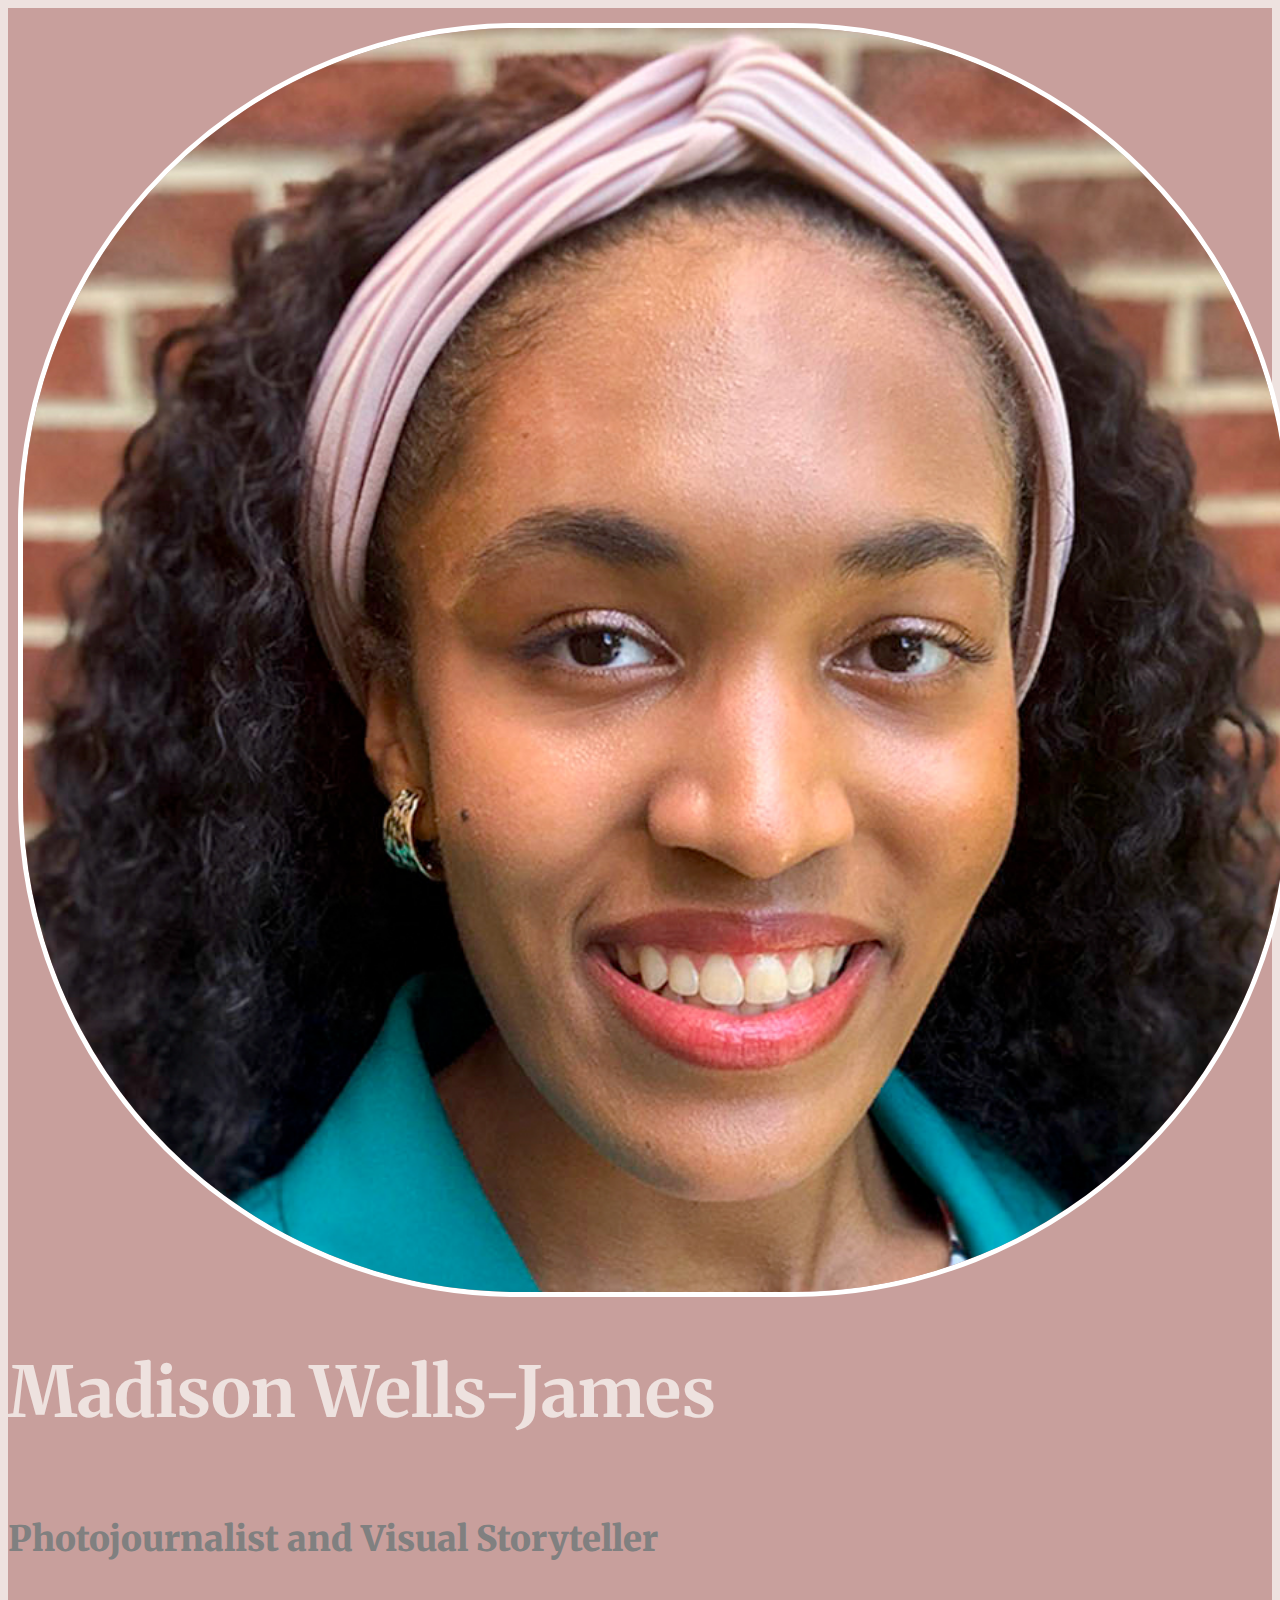
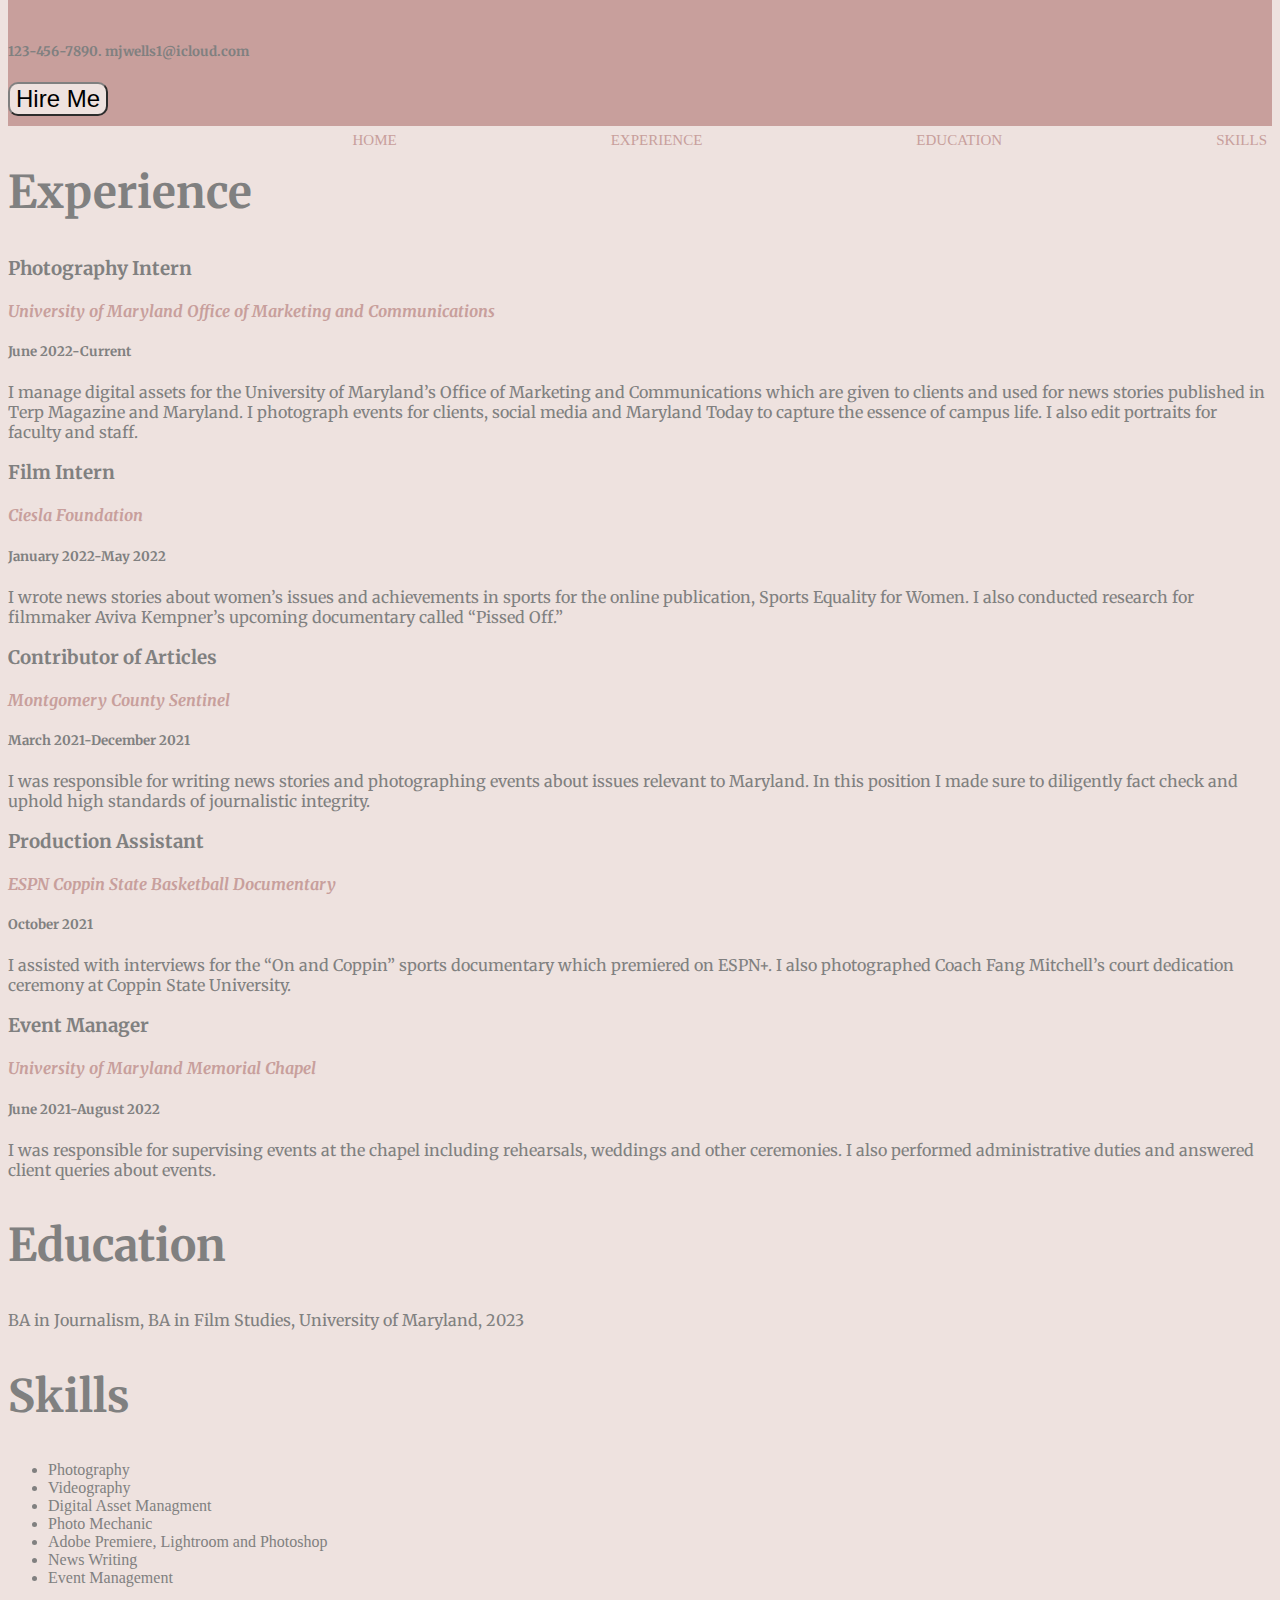
<file: online-portfolio-project/index.html>
<!DOCTYPE html>
<html>
<head>
<meta charset="utf-8">
<meta name="viewport" content="width=device-width, initial-scale=1, shrink-to-fit=no">
    <!-- Bootstrap CSS and JavaScript -->
<link href="https://cdn.jsdelivr.net/npm/bootstrap@5.0.1/dist/css/bootstrap.min.css" rel="stylesheet" integrity="sha384-+0n0xVW2eSR5OomGNYDnhzAbDsOXxcvSN1TPprVMTNDbiYZCxYbOOl7+AMvyTG2x" crossorigin="anonymous">
<script src="https://cdn.jsdelivr.net/npm/bootstrap@5.0.1/dist/js/bootstrap.bundle.min.js" integrity="sha384-gtEjrD/SeCtmISkJkNUaaKMoLD0//ElJ19smozuHV6z3Iehds+3Ulb9Bn9Plx0x4" crossorigin="anonymous"></script>
<link rel="stylesheet" href="https://cdn.jsdelivr.net/npm/bootstrap-icons@1.5.0/font/bootstrap-icons.css">
<link href="style.css" rel="stylesheet">
</head>
<body style="background-color: #EEE2DF">
    
    <div class="container-fluid">
        <div class="row" id="topper">
            <div class="col-sm-4">
                <img src="Headshot%20Photo-2.jpg" id="headshot" alt="A photo of me"/>
            </div>
            <div class="col-sm-8">
                <h1>Madison Wells-James
                <link rel="preconnect" href="https://fonts.googleapis.com">
                <link rel="preconnect" href="https://fonts.gstatic.com" crossorigin>
                <link href="https://fonts.googleapis.com/css2?family=Merriweather&display=swap" rel="stylesheet">       
                </h1>
                <h6 id="title"><strong>Photojournalist and Visual Storyteller</strong></h6>
                <h5>123-456-7890. mjwells1@icloud.com</h5>
                <button id="button"><a href="mailto:mjwells1@icloud.com"></a>Hire Me</button>
            </div>          
        </div>
    </div>
    
    <div class="container-fluid">
        <div class="row">
            <nav>
                <ul>
                    <li><a href="default.asp">Home</a></li>
                    <li><a href="experience.asp">Experience</a></li>
                    <li><a href="education.asp">Education</a></li>
                    <li><a href="skills">Skills</a></li>
                </ul>
            </nav>
        </div>
    </div>
    
    <div class="container-fluid"> 
        <div class="row">
            <div class="col">
                <h2>Experience</h2>
            </div>
        </div>  
        
        <div class="row" class= "header">
            <div class="col">
            <h3>Photography Intern</h3>
            <h4><em>University of Maryland Office of Marketing and Communications</em></h4>
            <h5>June 2022-Current</h5>
            <p>I manage digital assets for the University of Maryland’s Office of Marketing and Communications which are given to clients and used for news stories published in Terp Magazine and Maryland. I photograph events for clients, social media and Maryland Today to capture the essence of campus life. I also edit portraits for faculty and staff. </p>
            
            <h3>Film Intern</h3>
            <h4><em>Ciesla Foundation</em></h4>
            <h5>January 2022-May 2022</h5>
            <p>
            I wrote news stories about women’s issues and achievements in sports for the online publication, Sports Equality for Women. I also conducted research for filmmaker Aviva Kempner’s upcoming documentary called “Pissed Off.”
            </p>
            
            <h3>Contributor of Articles</h3>
            <h4><em>Montgomery County Sentinel</em></h4>
            <h5>March 2021-December 2021</h5>
            <p>I was responsible for writing news stories and photographing events about issues relevant to Maryland. In this position I made sure to diligently fact check and uphold high standards of journalistic integrity. 
            </p>
                
            <h3>Production Assistant</h3>
            <h4><em>ESPN Coppin State Basketball Documentary</em></h4>
            <h5>October 2021</h5>
            <p>I assisted with interviews for the “On and Coppin” sports documentary which premiered on ESPN+. I also photographed Coach Fang Mitchell’s court dedication ceremony at Coppin State University. </p>
        
            <h3>Event Manager</h3>
            <h4><em>University of Maryland Memorial Chapel</em></h4>
            <h5>June 2021-August 2022</h5>
            <p>I was responsible for supervising events at the chapel including rehearsals, weddings and other ceremonies. I also performed administrative duties and answered client queries about events. </p>
           </div>
       </div>
    </div>
        
    <div class= "container-fluid">
        <div class="row">
            <div class="col">
                 <h2>Education</h2>
            </div>
        </div>  
        
        <div class="row">
                 <p>BA in Journalism, BA in Film Studies, University of Maryland, 2023</p>
        </div>
    </div>
    
    <div class= "container-fluid">
        <div class="row">
            <div class="col">
                 <h2>Skills</h2>
            </div>
        </div>
        
        <div class="row">
                <ul id="skills">
                    <li>Photography</li>   
                    <li>Videography</li>
                    <li>Digital Asset Managment</li>
                    <li>Photo Mechanic</li>
                    <li>Adobe Premiere, Lightroom and Photoshop</li>
                    <li>News Writing</li>
                    <li>Event Management</li>
                 </ul>           
        </div>  
    </div>
    
    <div class="container-fluid">
        <div class="row" id=footer>
            <div class="col">  
                Madison Wells-James Copyright 2023
            </div>
        </div>
    </div>
    
</body>
</html>
</file>
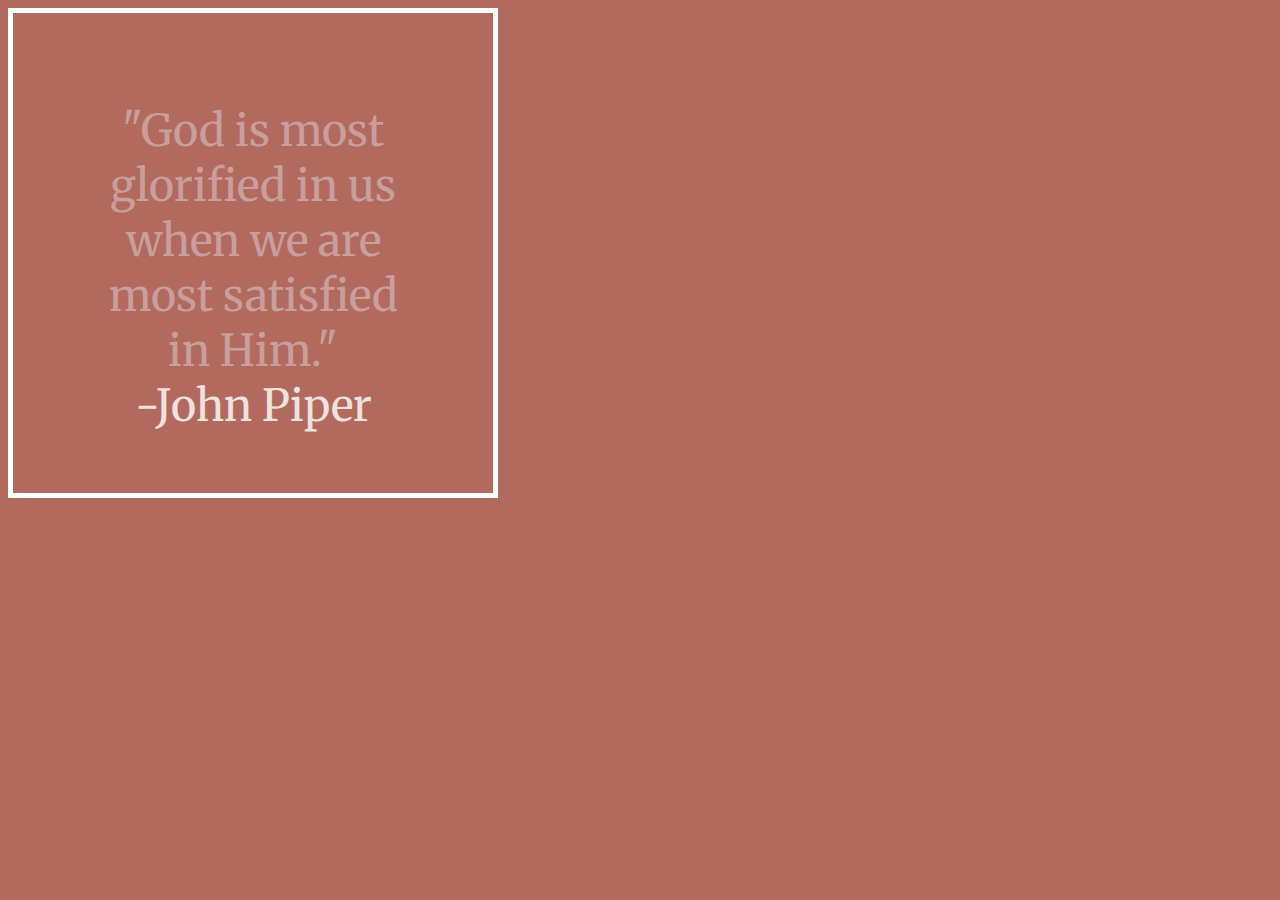
<file: quote-assignment/index.html>
<!DOCTYPE html>
<html lang="en">
<head>
   <link href="style.css" rel = "stylesheet">
    
    <link rel="preconnect" href="https://fonts.googleapis.com">
    <link rel="preconnect" href="https://fonts.gstatic.com" crossorigin>
    <link rel="preconnect" href="https://fonts.googleapis.com">
    <link rel="preconnect" href="https://fonts.gstatic.com" crossorigin>
    <link href="https://fonts.googleapis.com/css2?family=Merriweather&display=swap" rel="stylesheet">

   <title>[Madison Wells-James] Quote</title>
</head>
    
<body>

   <div>
    <span id="highlight">"God is most glorified in us when we are most satisfied in Him."</span>
    <br>
    -John Piper
   </div>
    
</body>
    
</html>
</file>
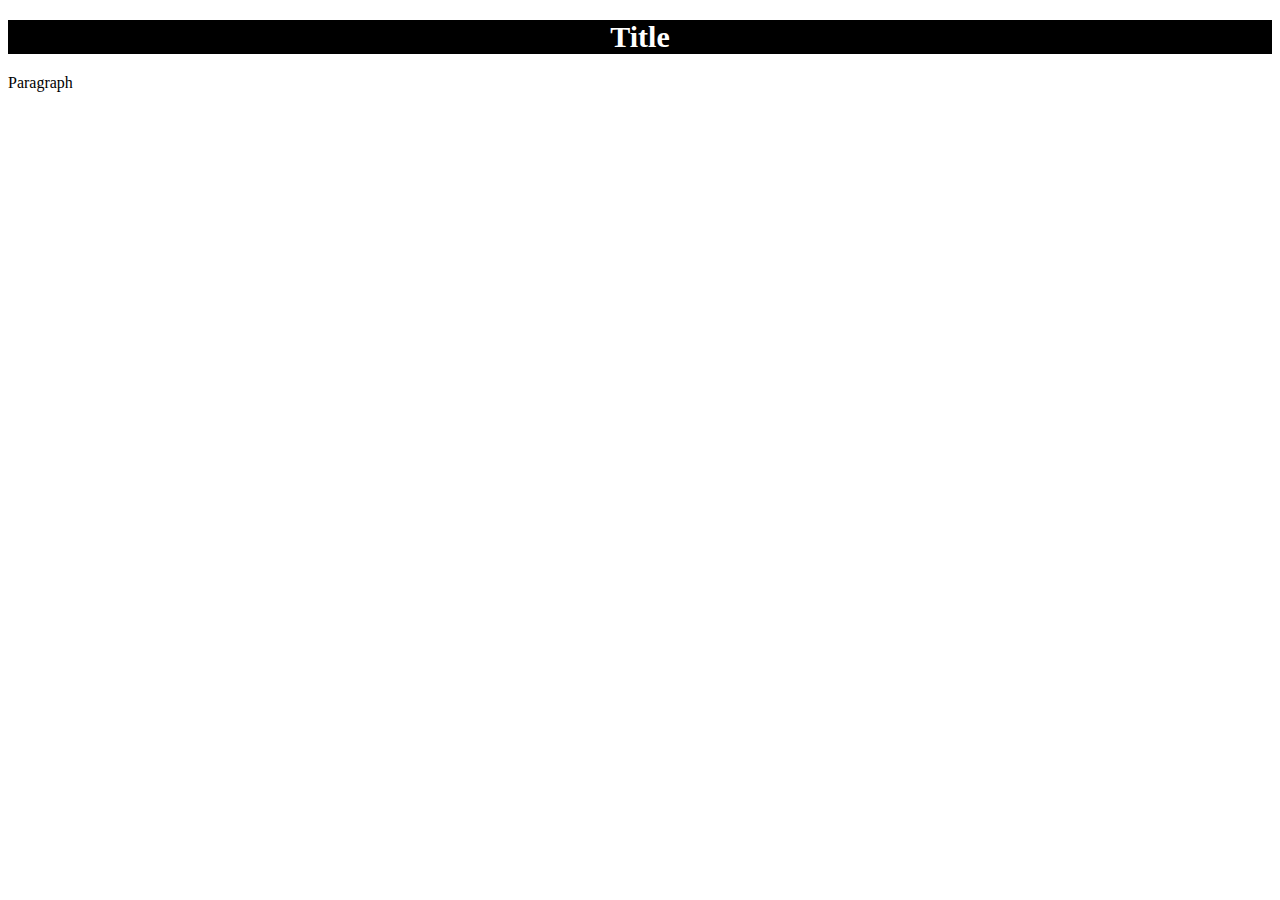
<file: styling-assignment/index.html>
<!DOCTYPE html>
<html lang="en">
<head>
    <title> </title>
    <link href="style.css" rel="stylesheet">

</head>   
<body>
    <h1>
         Title
    </h1>
    <p>Paragraph</p>
</body>
    
</html>
</file>
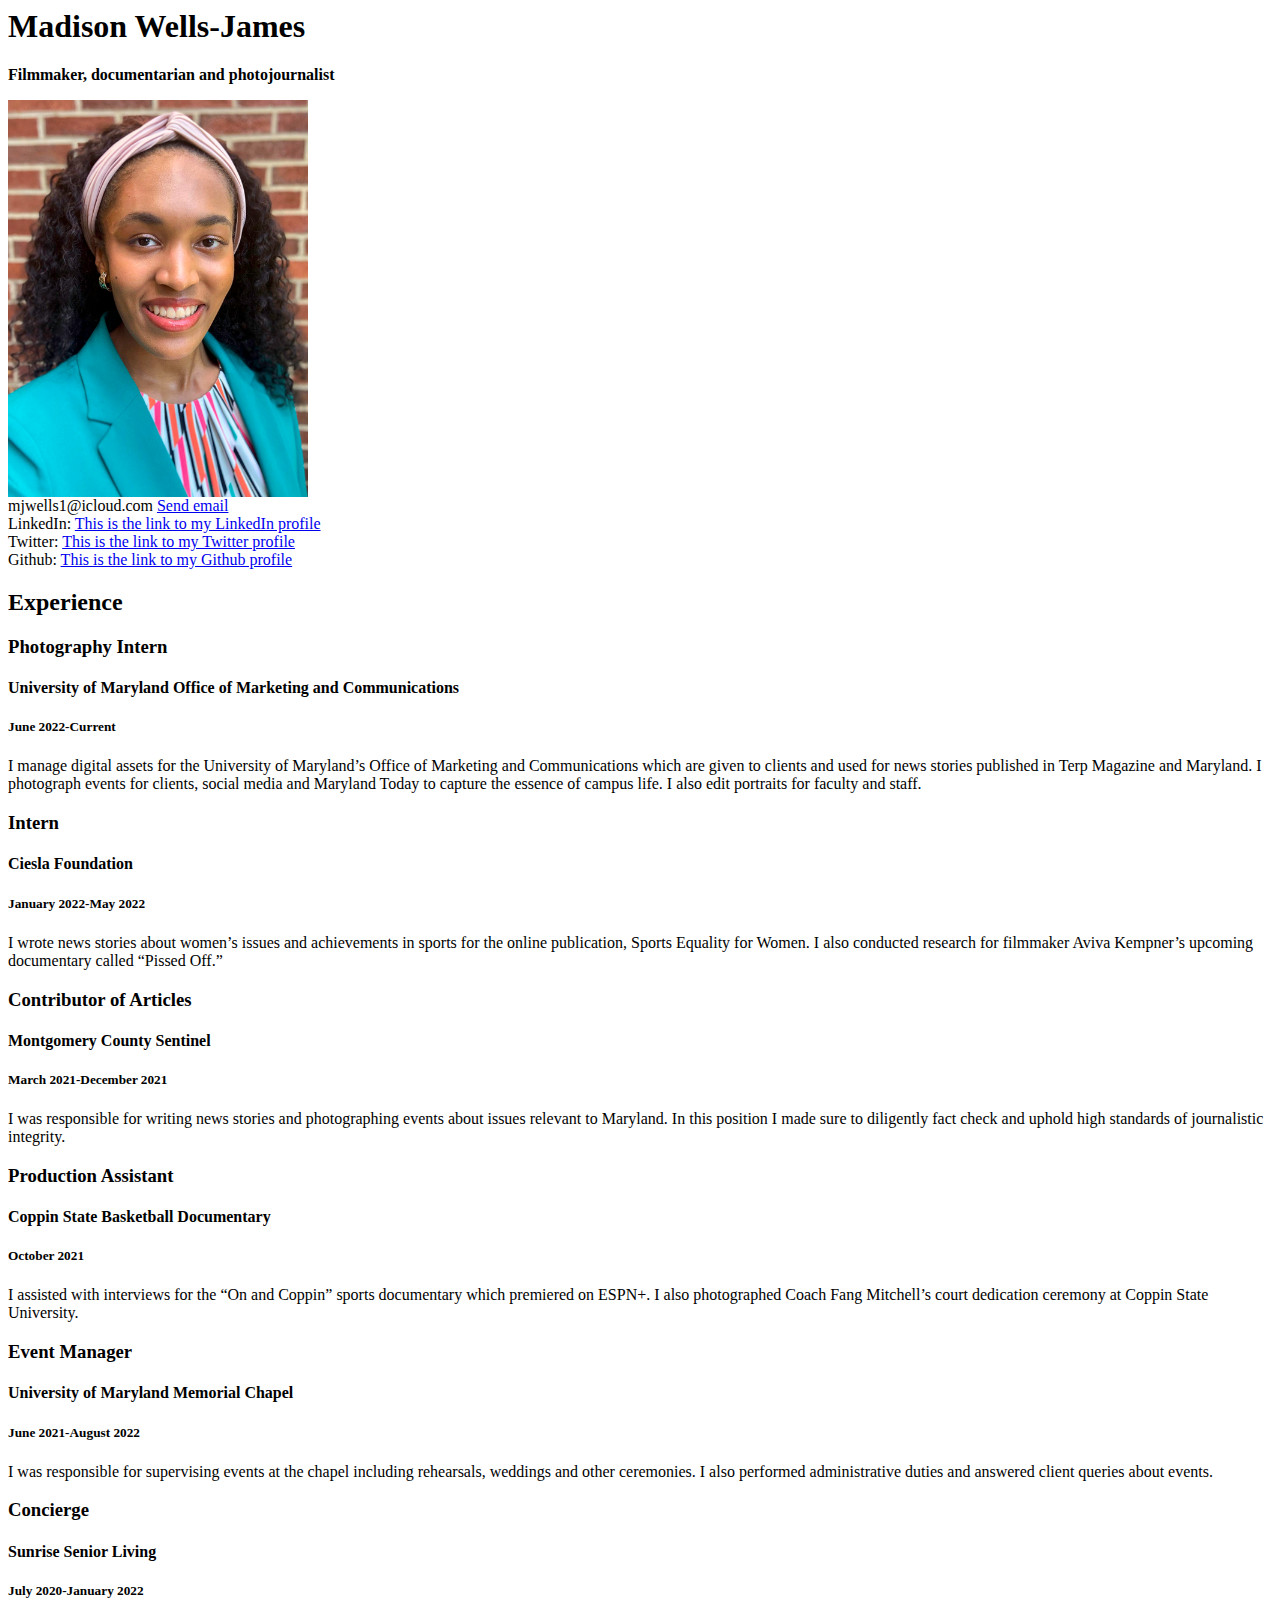
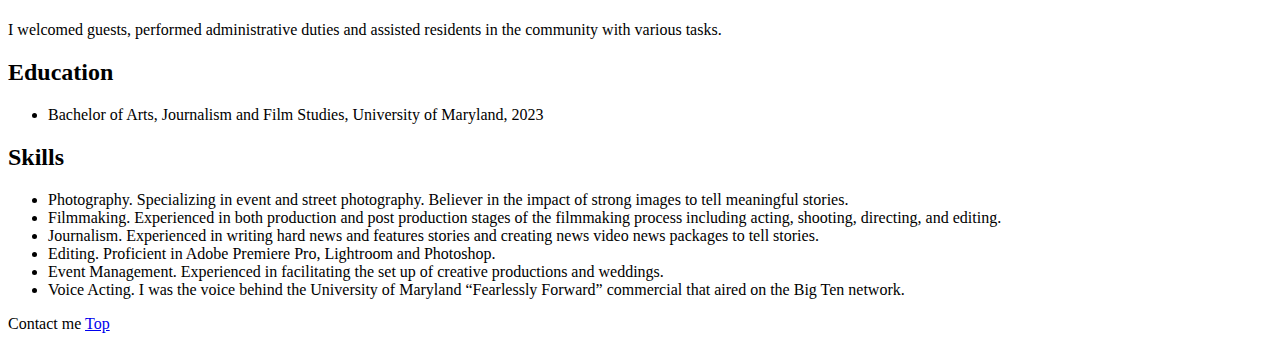
<file: resume.html>
<html>
    <head>
        <title>Madison Wells-James Resume</title>
    </head>
    <body> <!--I built this myself-->
        <h1>Madison Wells-James</h1>
        <p><strong>Filmmaker, documentarian and photojournalist</strong></p>
        <img src="Headshot%20Photo.jpg" alt="A photo of me" width=300 />
        
        <div id="contact">
            mjwells1@icloud.com <a href="mailto:mjwells1@icloud.com"> Send email</a><br>
            LinkedIn: <a href="https://www.linkedin.com/in/maddie-wj/" target="_blank">This is the link to my LinkedIn profile</a><br>
            Twitter: <a href="https://twitter.com/MadisonWellsJa1" target="_blank">This is the link to my Twitter profile</a><br>
            Github: <a href="https://github.com/mjwells1" target="_blank">This is the link to my Github profile</a><br>
        </div>
        
        <h2>Experience</h2>
        
            <h3>Photography Intern</h3>
            <h4>University of Maryland Office of Marketing and Communications</h4>
            <h5>June 2022-Current</h5>
            <p>I manage digital assets for the University of Maryland’s Office of Marketing and Communications which are given to clients and used for news stories published in Terp Magazine and Maryland. I photograph events for clients, social media and Maryland Today to capture the essence of campus life. I also edit portraits for faculty and staff. </p>
        
            <h3>Intern</h3>
            <h4>Ciesla Foundation</h4>
            <h5>January 2022-May 2022</h5>
            <p>
            I wrote news stories about women’s issues and achievements in sports for the online publication, Sports Equality for Women. I also conducted research for filmmaker Aviva Kempner’s upcoming documentary called “Pissed Off.”
            </p>
        
            <h3>Contributor of Articles</h3>
            <h4>Montgomery County Sentinel</h4>
            <h5>March 2021-December 2021</h5>
            <p>I was responsible for writing news stories and photographing events about issues relevant to Maryland. In this position I made sure to diligently fact check and uphold high standards of journalistic integrity. 
            </p>
                
            <h3>Production Assistant</h3>
            <h4>Coppin State Basketball Documentary</h4>
            <h5>October 2021</h5>
            <p>I assisted with interviews for the “On and Coppin” sports documentary which premiered on ESPN+. I also photographed Coach Fang Mitchell’s court dedication ceremony at Coppin State University. </p>
        
            <h3>Event Manager</h3>
            <h4>University of Maryland Memorial Chapel</h4>
            <h5>June 2021-August 2022</h5>
            <p>I was responsible for supervising events at the chapel including rehearsals, weddings and other ceremonies. I also performed administrative duties and answered client queries about events. </p>
        
            <h3>Concierge</h3>
            <h4>Sunrise Senior Living</h4>
            <h5>July 2020-January 2022</h5>
            <p>I welcomed guests, performed administrative duties and assisted residents in the community with various tasks. </p>
    
        <h2>Education</h2>
        <ul>
            <li>Bachelor of Arts, Journalism and Film Studies, University of Maryland, 2023</li>
        </ul>
        
        <h2>Skills</h2>
        <ul>
            <li>Photography. Specializing in event and street photography. Believer in the impact of strong images to tell meaningful stories.</li>
            <li>Filmmaking. Experienced in both production and post production stages of the filmmaking process including acting, shooting, directing, and editing.</li>
            <li>Journalism. Experienced in writing hard news and features stories and creating news video news packages to tell stories.</li>
            <li>Editing. Proficient in Adobe Premiere Pro, Lightroom and Photoshop.</li>
            <li>Event Management. Experienced in facilitating the set up of creative productions and weddings. </li>
            <li>Voice Acting. I was the voice behind the University of Maryland “Fearlessly Forward” commercial that aired on the Big Ten network.</li>
        </ul>
        
        <p>Contact me
            <a href="#contact">Top</a>
        </p>
    </body>
</html>
</file>
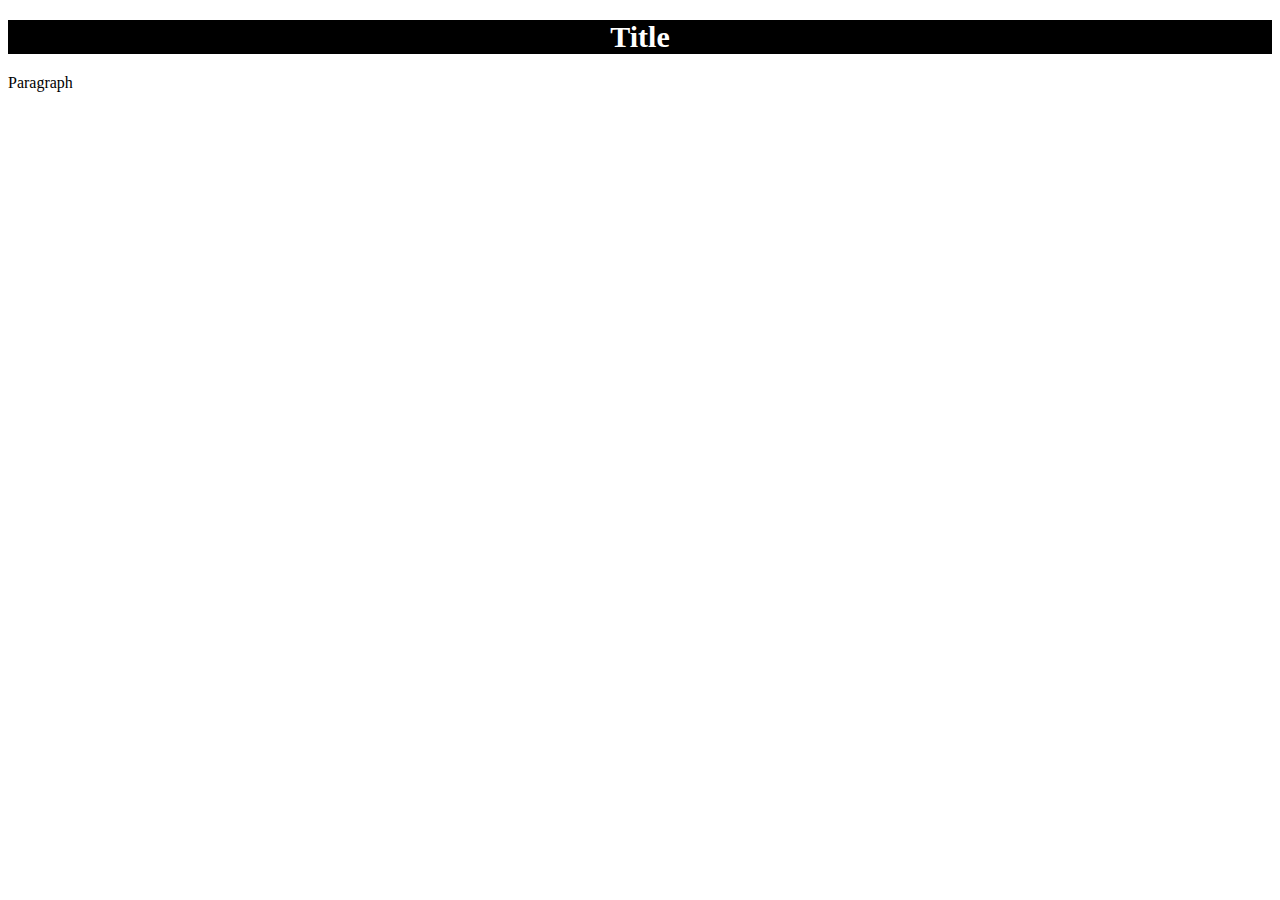
<file: styled-text.html>
<!DOCTYPE html>
<html lang="en">
<head>
    <title></title>
    <style>
        h1 {background-color:black;
            color: white;
            font-family: aerial;
            font-size: 30px;
            text-align: center   
        }
    
    </style>
</head>
    
<body>
    <h1>
         Title
    </h1>
    <p>Paragraph</p>
</body>
    
</html>
</file>
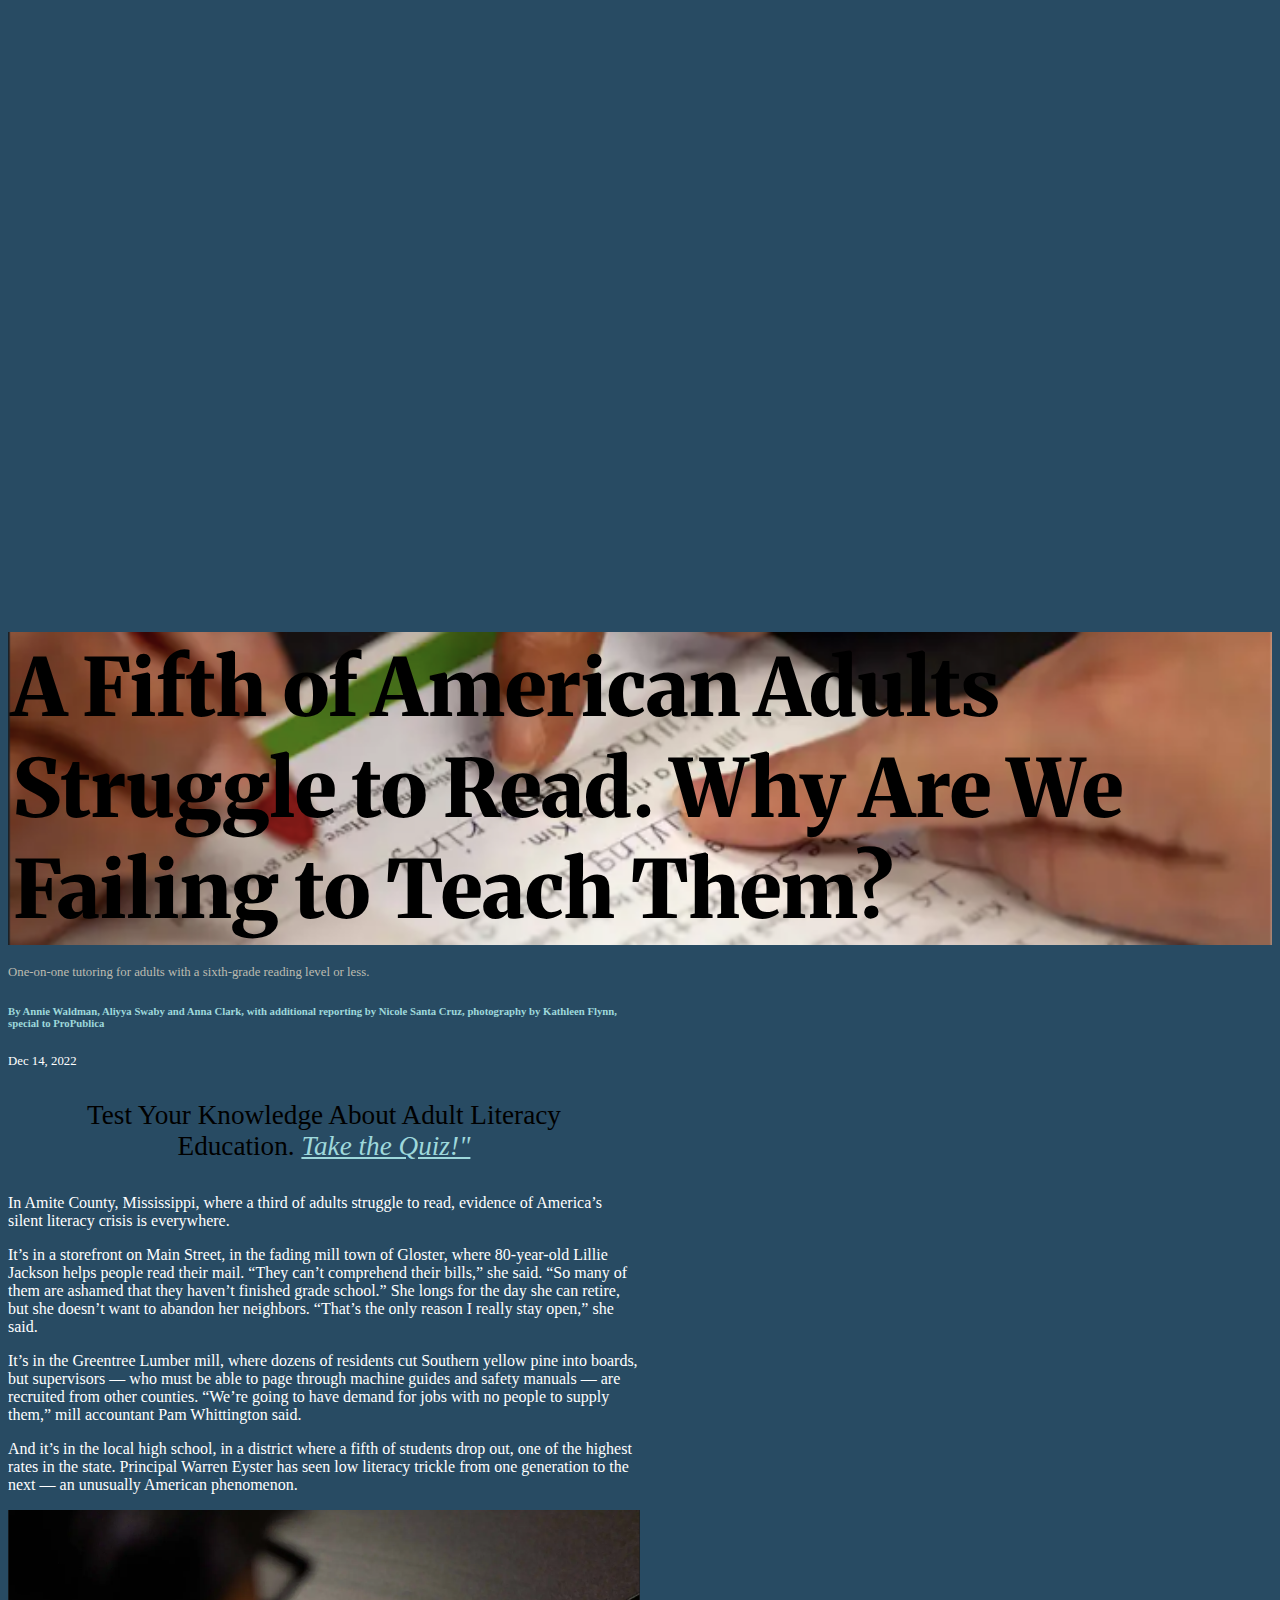
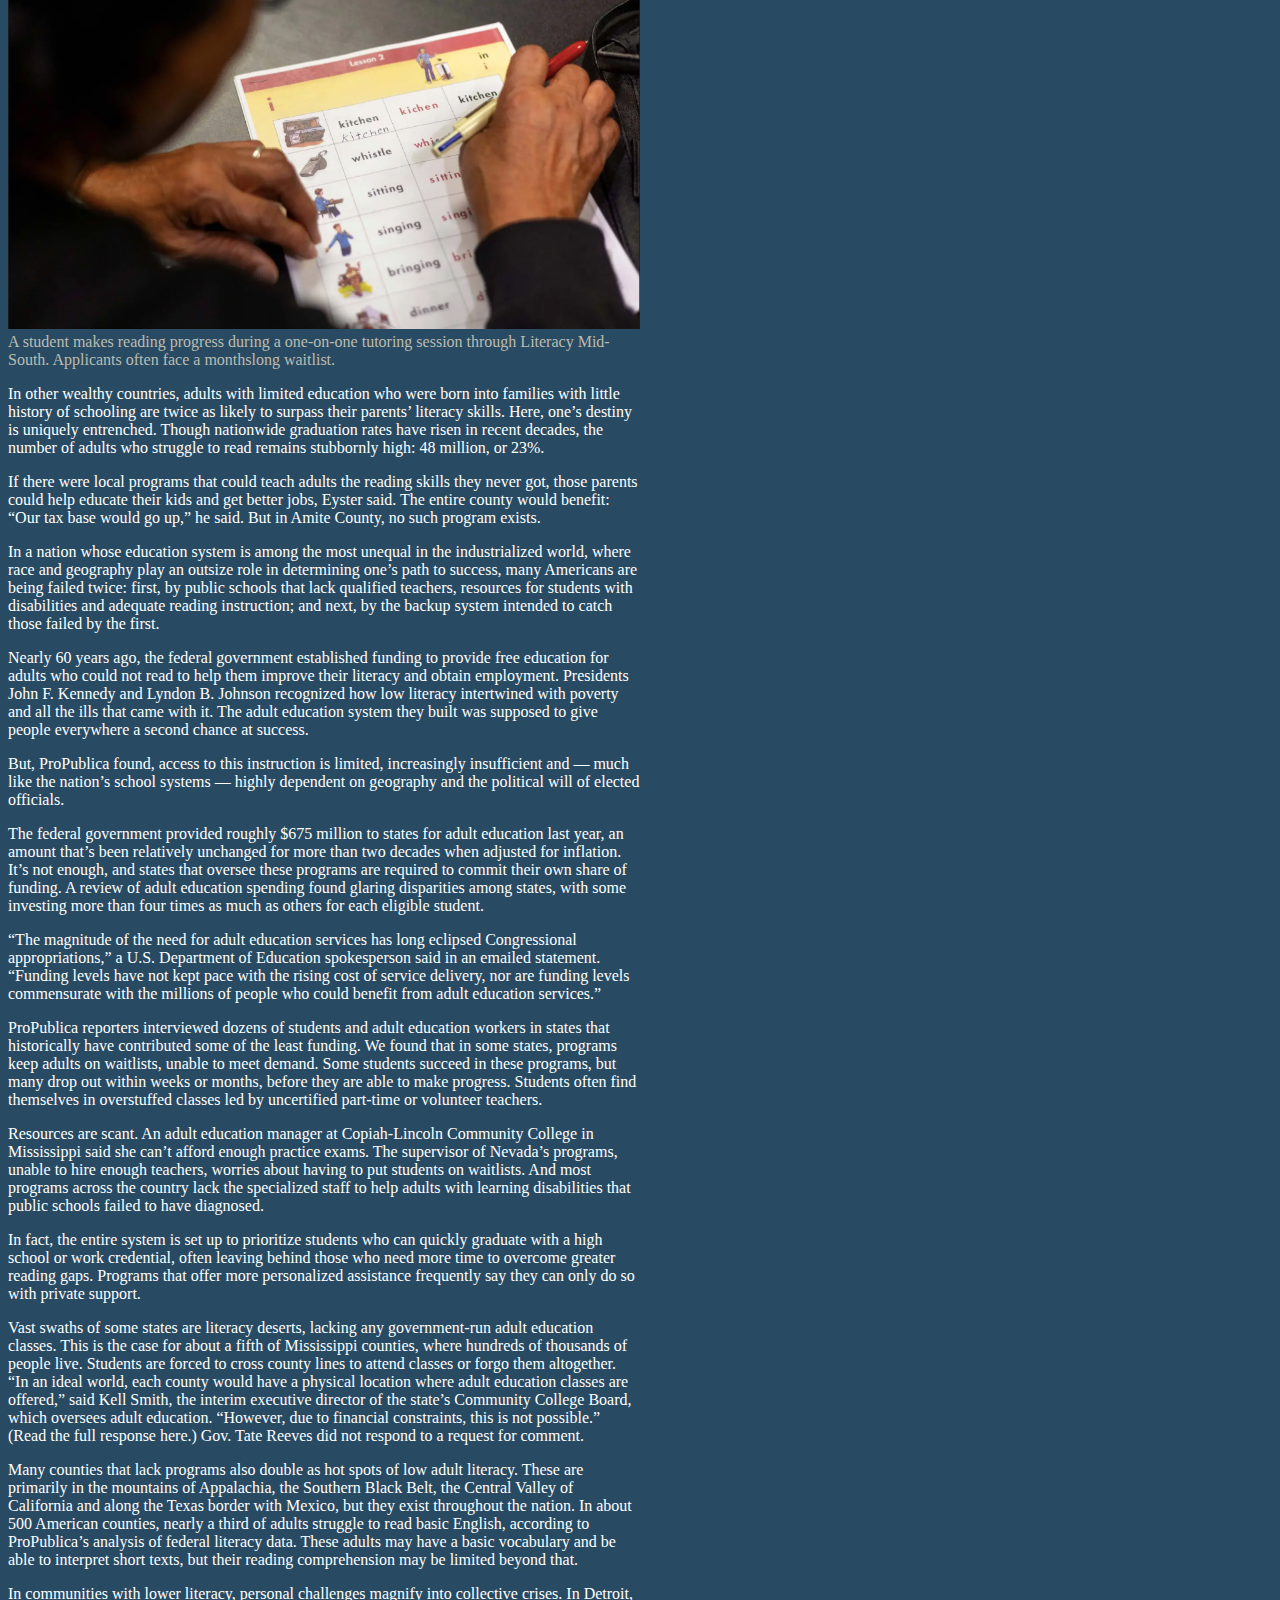
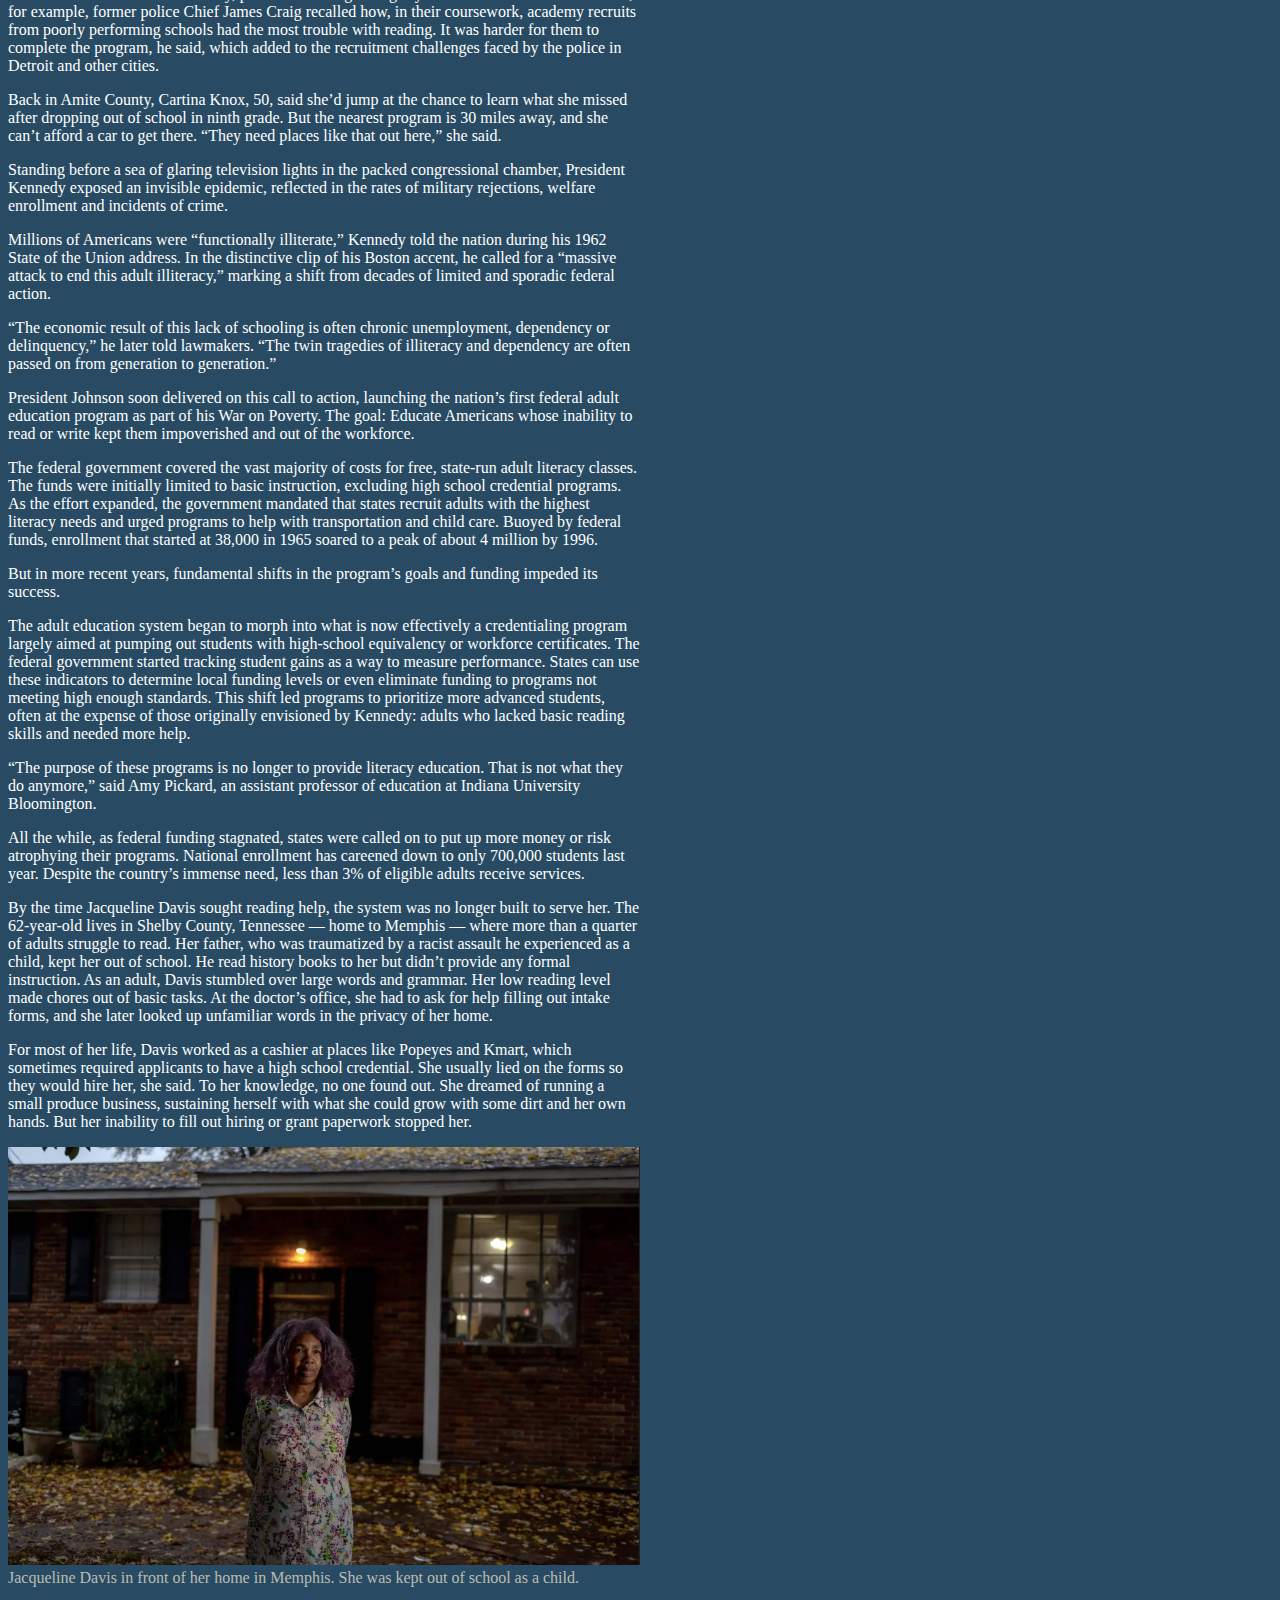
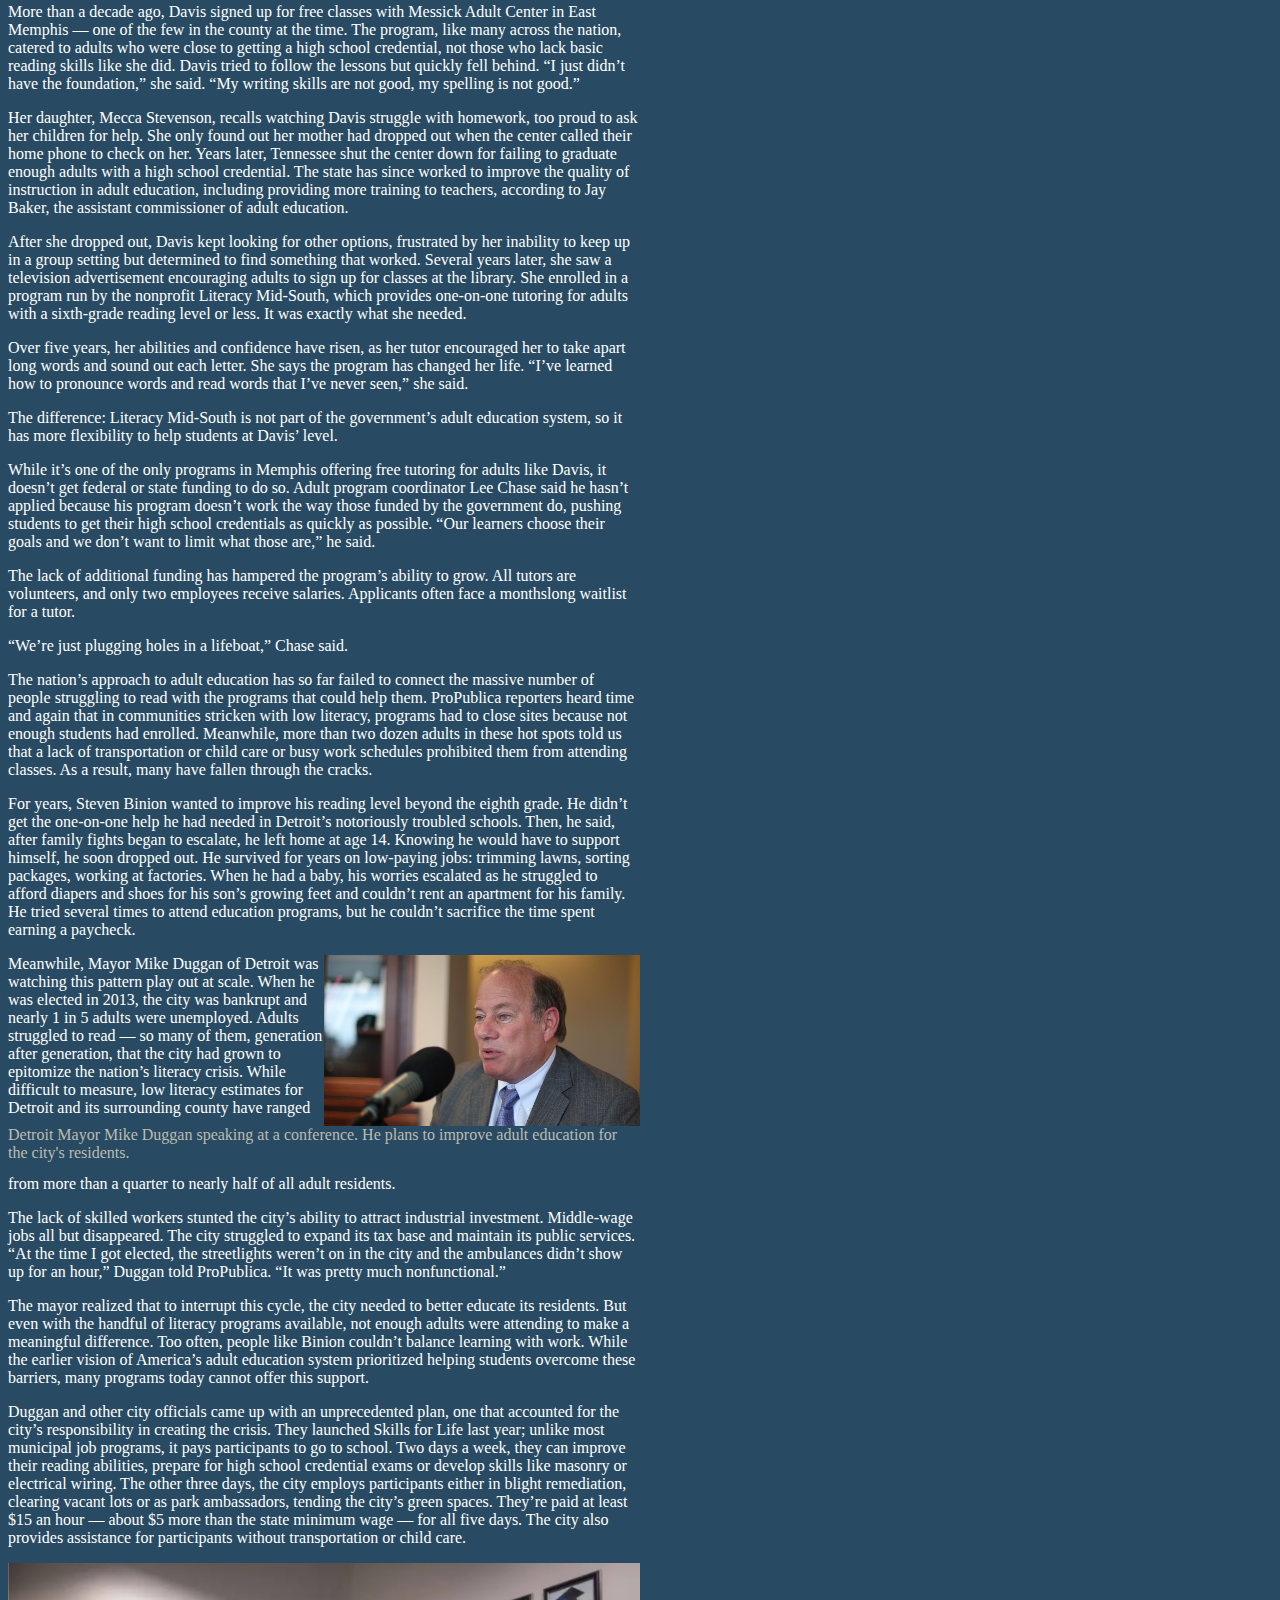
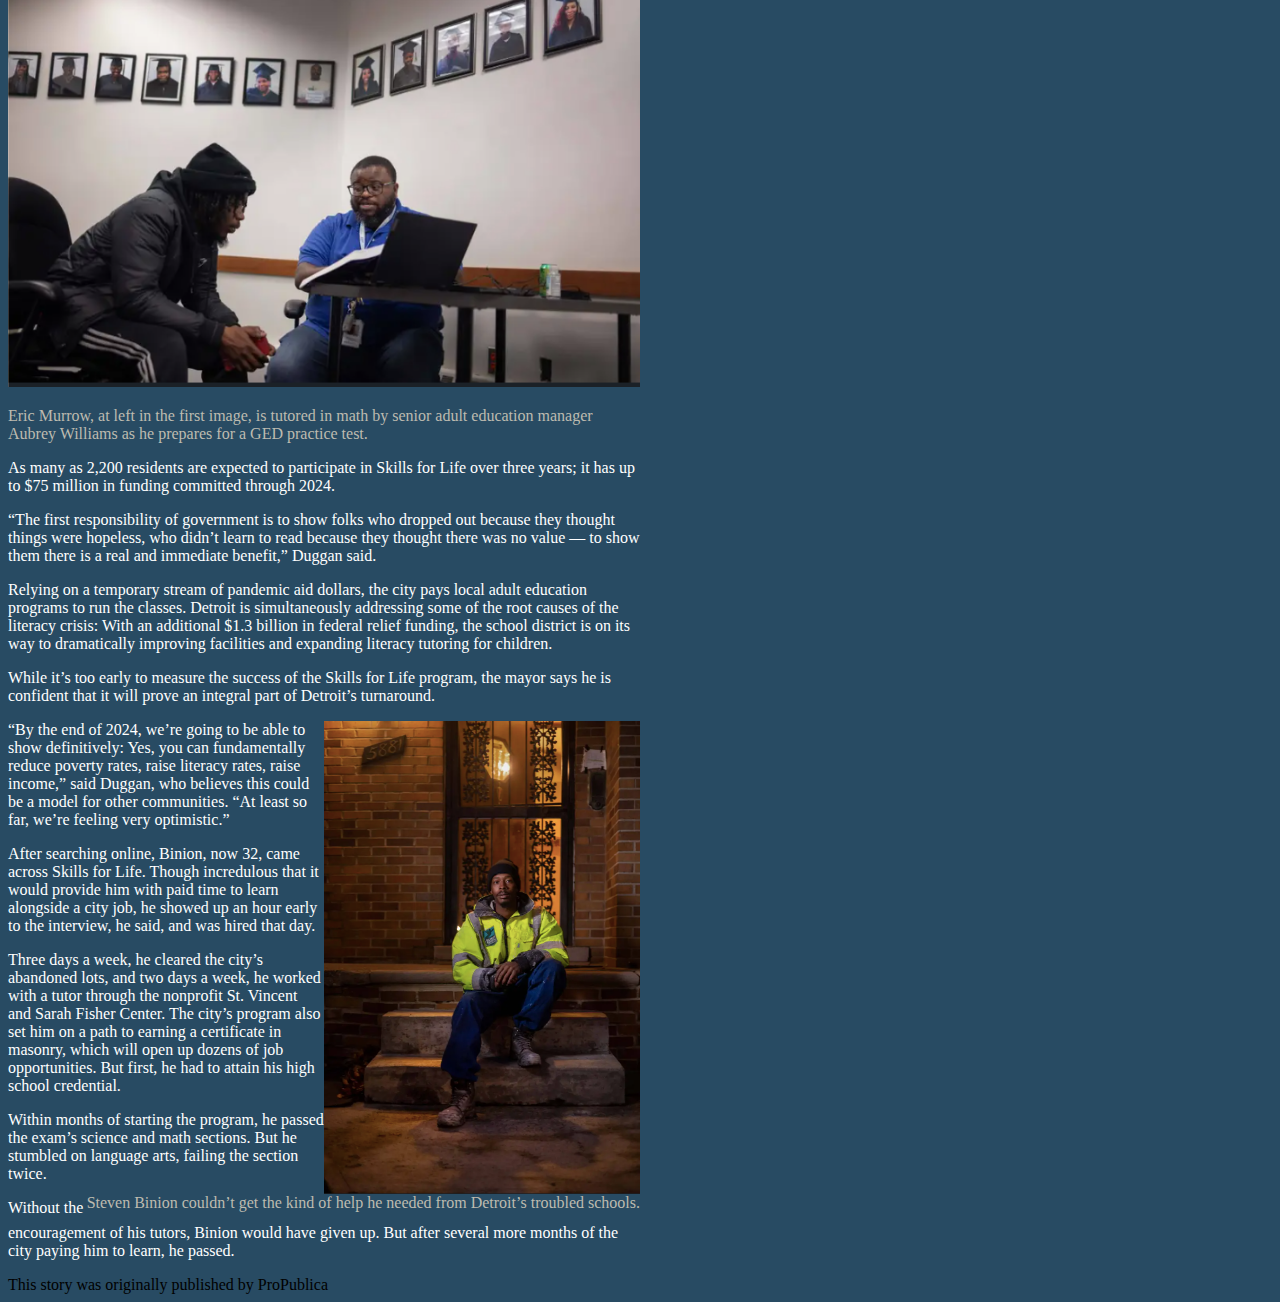
<file: final-project/final-project-html-template.html>
<!DOCTYPE html>
<html lang="en">
    
<head>
<meta charset="utf-8">
<meta name="viewport" content="width=device-width, initial-scale=1, shrink-to-fit=no">
<meta name="description" content="Description here.">
    <title>Madison Wells-James Final Project</title>
    
<!-- Bootstrap CSS and JavaScript -->
<link href="https://cdn.jsdelivr.net/npm/bootstrap@5.0.1/dist/css/bootstrap.min.css" rel="stylesheet" integrity="sha384-+0n0xVW2eSR5OomGNYDnhzAbDsOXxcvSN1TPprVMTNDbiYZCxYbOOl7+AMvyTG2x" crossorigin="anonymous">
<script src="https://cdn.jsdelivr.net/npm/bootstrap@5.0.1/dist/js/bootstrap.bundle.min.js" integrity="sha384-gtEjrD/SeCtmISkJkNUaaKMoLD0//ElJ19smozuHV6z3Iehds+3Ulb9Bn9Plx0x4" crossorigin="anonymous"></script>
<link rel="stylesheet" href="https://cdn.jsdelivr.net/npm/bootstrap-icons@1.5.0/font/bootstrap-icons.css">

<!--Google font/s here-->

<link href="style.css" rel="stylesheet">
    
</head>
    
<body>
    
    <div class="container-fluid topper">
        <div class="row">
            <div class="col">
                <h1><strong>A Fifth of American Adults Struggle to Read. Why Are We Failing to Teach Them?</strong></h1>
                <h2></h2>
                <link rel="preconnect" href="https://fonts.googleapis.com">
                <link rel="preconnect" href="https://fonts.gstatic.com" crossorigin>
                <link href="https://fonts.googleapis.com/css2?family=Merriweather&display=swap" rel="stylesheet">
            </div>
        </div>
    </div>
    
    <div class="container-fluid body">
        <div class="row">
            <div class="col">
                   <div class="topcaption">One-on-one tutoring for adults with a sixth-grade reading level or less.</div>
                   <h6 class="inlinesubhead"><strong>By Annie Waldman, Aliyya Swaby and Anna Clark, with additional reporting by Nicole Santa Cruz, photography by Kathleen Flynn, special to ProPublica</strong></h6>
                
                   <p class="date">Dec 14, 2022</p>
                
                   <div class="quizlink">Test Your Knowledge About Adult Literacy Education. <a href="#quiz"><i>Take the Quiz!"</i></a></div>
                
                  
                   <p>In Amite County, Mississippi, where a third of adults struggle to read, evidence of America’s silent literacy crisis is everywhere.</p>

                   <p>It’s in a storefront on Main Street, in the fading mill town of Gloster, where 80-year-old Lillie Jackson helps people read their mail. “They can’t comprehend their bills,” she said. “So many of them are ashamed that they haven’t finished grade school.” She longs for the day she can retire, but she doesn’t want to abandon her neighbors. “That’s the only reason I really stay open,” she said.</p>

                   <p>It’s in the Greentree Lumber mill, where dozens of residents cut Southern yellow pine into boards, but supervisors — who must be able to page through machine guides and safety manuals — are recruited from other counties. “We’re going to have demand for jobs with no people to supply them,” mill accountant Pam Whittington said.</p> 
                    
                   <p>And it’s in the local high school, in a district where a fifth of students drop out, one of the highest rates in the state. Principal Warren Eyster has seen low literacy trickle from one generation to the next — an unusually American phenomenon.</p>
                       
                   <img src="Person%20doing%20exercise.png" class="inlineimage">
                   <div class="caption">A student makes reading progress during a one-on-one tutoring session through Literacy Mid-South. Applicants often face a monthslong waitlist.</div>

                   <p>In other wealthy countries, adults with limited education who were born into families with little history of schooling are twice as likely to surpass their parents’ literacy skills. Here, one’s destiny is uniquely entrenched. Though nationwide graduation rates have risen in recent decades, the number of adults who struggle to read remains stubbornly high: 48 million, or 23%.</p>

                   <p>If there were local programs that could teach adults the reading skills they never got, those parents could help educate their kids and get better jobs, Eyster said. The entire county would benefit: “Our tax base would go up,” he said. But in Amite County, no such program exists.</p>
                
                   <p>In a nation whose education system is among the most unequal in the industrialized world, where race and geography play an outsize role in determining one’s path to success, many Americans are being failed twice: first, by public schools that lack qualified teachers, resources for students with disabilities and adequate reading instruction; and next, by the backup system intended to catch those failed by the first.</p>

                   <p>Nearly 60 years ago, the federal government established funding to provide free education for adults who could not read to help them improve their literacy and obtain employment. Presidents John F. Kennedy and Lyndon B. Johnson recognized how low literacy intertwined with poverty and all the ills that came with it. The adult education system they built was supposed to give people everywhere a second chance at success.</p>
                
                   <p>But, ProPublica found, access to this instruction is limited, increasingly insufficient and — much like the nation’s school systems — highly dependent on geography and the political will of elected officials.</p>

                   <p>The federal government provided roughly $675 million to states for adult education last year, an amount that’s been relatively unchanged for more than two decades when adjusted for inflation. It’s not enough, and states that oversee these programs are required to commit their own share of funding. A review of adult education spending found glaring disparities among states, with some investing more than four times as much as others for each eligible student.</p>

                   <p>“The magnitude of the need for adult education services has long eclipsed Congressional appropriations,” a U.S. Department of Education spokesperson said in an emailed statement. “Funding levels have not kept pace with the rising cost of service delivery, nor are funding levels commensurate with the millions of people who could benefit from adult education services.”</p>
                
                   <div class="flourish-embed flourish-map" data-src="visualisation/13617484"><script src="https://public.flourish.studio/resources/embed.js"></script></div>
    
                   <p>ProPublica reporters interviewed dozens of students and adult education workers in states that historically have contributed some of the least funding. We found that in some states, programs keep adults on waitlists, unable to meet demand. Some students succeed in these programs, but many drop out within weeks or months, before they are able to make progress. Students often find themselves in overstuffed classes led by uncertified part-time or volunteer teachers.</p>

                   <p>Resources are scant. An adult education manager at Copiah-Lincoln Community College in Mississippi said she can’t afford enough practice exams. The supervisor of Nevada’s programs, unable to hire enough teachers, worries about having to put students on waitlists. And most programs across the country lack the specialized staff to help adults with learning disabilities that public schools failed to have diagnosed.</p>

                   <p>In fact, the entire system is set up to prioritize students who can quickly graduate with a high school or work credential, often leaving behind those who need more time to overcome greater reading gaps. Programs that offer more personalized assistance frequently say they can only do so with private support.</p>

                   <p>Vast swaths of some states are literacy deserts, lacking any government-run adult education classes. This is the case for about a fifth of Mississippi counties, where hundreds of thousands of people live. Students are forced to cross county lines to attend classes or forgo them altogether. “In an ideal world, each county would have a physical location where adult education classes are offered,” said Kell Smith, the interim executive director of the state’s Community College Board, which oversees adult education. “However, due to financial constraints, this is not possible.” (Read the full response here.) Gov. Tate Reeves did not respond to a request for comment.</p>

                   <p>Many counties that lack programs also double as hot spots of low adult literacy. These are primarily in the mountains of Appalachia, the Southern Black Belt, the Central Valley of California and along the Texas border with Mexico, but they exist throughout the nation. In about 500 American counties, nearly a third of adults struggle to read basic English, according to ProPublica’s analysis of federal literacy data. These adults may have a basic vocabulary and be able to interpret short texts, but their reading comprehension may be limited beyond that.</p>
                
                   <div class="flourish-embed flourish-chart" data-src="visualisation/13682501"><script src="https://public.flourish.studio/resources/embed.js"></script></div>
                             
                   <p>In communities with lower literacy, personal challenges magnify into collective crises. In Detroit, for example, former police Chief James Craig recalled how, in their coursework, academy recruits from poorly performing schools had the most trouble with reading. It was harder for them to complete the program, he said, which added to the recruitment challenges faced by the police in Detroit and other cities.</p>

                   <p>Back in Amite County, Cartina Knox, 50, said she’d jump at the chance to learn what she missed after dropping out of school in ninth grade. But the nearest program is 30 miles away, and she can’t afford a car to get there. “They need places like that out here,” she said.</p>
                          
                   <p>Standing before a sea of glaring television lights in the packed congressional chamber, President Kennedy exposed an invisible epidemic, reflected in the rates of military rejections, welfare enrollment and incidents of crime.</p>

                   <p>Millions of Americans were “functionally illiterate,” Kennedy told the nation during his 1962 State of the Union address. In the distinctive clip of his Boston accent, he called for a “massive attack to end this adult illiteracy,” marking a shift from decades of limited and sporadic federal action.</p>

                   <p>“The economic result of this lack of schooling is often chronic unemployment, dependency or delinquency,” he later told lawmakers. “The twin tragedies of illiteracy and dependency are often passed on from generation to generation.”</p>

                   <p>President Johnson soon delivered on this call to action, launching the nation’s first federal adult education program as part of his War on Poverty. The goal: Educate Americans whose inability to read or write kept them impoverished and out of the workforce.</p>

                   <p>The federal government covered the vast majority of costs for free, state-run adult literacy classes. The funds were initially limited to basic instruction, excluding high school credential programs. As the effort expanded, the government mandated that states recruit adults with the highest literacy needs and urged programs to help with transportation and child care. Buoyed by federal funds, enrollment that started at 38,000 in 1965 soared to a peak of about 4 million by 1996.</p>

                   <p>But in more recent years, fundamental shifts in the program’s goals and funding impeded its success.</p>

                   <p>The adult education system began to morph into what is now effectively a credentialing program largely aimed at pumping out students with high-school equivalency or workforce certificates. The federal government started tracking student gains as a way to measure performance. States can use these indicators to determine local funding levels or even eliminate funding to programs not meeting high enough standards. This shift led programs to prioritize more advanced students, often at the expense of those originally envisioned by Kennedy: adults who lacked basic reading skills and needed more help.</p>

                   <p>“The purpose of these programs is no longer to provide literacy education. That is not what they do anymore,” said Amy Pickard, an assistant professor of education at Indiana University Bloomington.</p>

                   <p>All the while, as federal funding stagnated, states were called on to put up more money or risk atrophying their programs. National enrollment has careened down to only 700,000 students last year. Despite the country’s immense need, less than 3% of eligible adults receive services.</p>
                
                   <div class="flourish-embed" data-src="visualisation/13682089"><script src="https://public.flourish.studio/resources/embed.js"></script></div>
                
                   <p>By the time Jacqueline Davis sought reading help, the system was no longer built to serve her. The 62-year-old lives in Shelby County, Tennessee — home to Memphis — where more than a quarter of adults struggle to read. Her father, who was traumatized by a racist assault he experienced as a child, kept her out of school. He read history books to her but didn’t provide any formal instruction. As an adult, Davis stumbled over large words and grammar. Her low reading level made chores out of basic tasks. At the doctor’s office, she had to ask for help filling out intake forms, and she later looked up unfamiliar words in the privacy of her home.</p>

                   <p>For most of her life, Davis worked as a cashier at places like Popeyes and Kmart, which sometimes required applicants to have a high school credential. She usually lied on the forms so they would hire her, she said. To her knowledge, no one found out. She dreamed of running a small produce business, sustaining herself with what she could grow with some dirt and her own hands. But her inability to fill out hiring or grant paperwork stopped her.</p>
                
                   <img src="Jaqueline.png" class="inlineimage">
                   <div class="caption">Jacqueline Davis in front of her home in Memphis. She was kept out of school as a child.</div>
                
                   <p>More than a decade ago, Davis signed up for free classes with Messick Adult Center in East Memphis — one of the few in the county at the time. The program, like many across the nation, catered to adults who were close to getting a high school credential, not those who lack basic reading skills like she did. Davis tried to follow the lessons but quickly fell behind. “I just didn’t have the foundation,” she said. “My writing skills are not good, my spelling is not good.”</p>

                   <p>Her daughter, Mecca Stevenson, recalls watching Davis struggle with homework, too proud to ask her children for help. She only found out her mother had dropped out when the center called their home phone to check on her. Years later, Tennessee shut the center down for failing to graduate enough adults with a high school credential. The state has since worked to improve the quality of instruction in adult education, including providing more training to teachers, according to Jay Baker, the assistant commissioner of adult education.</p>

                   <p>After she dropped out, Davis kept looking for other options, frustrated by her inability to keep up in a group setting but determined to find something that worked. Several years later, she saw a television advertisement encouraging adults to sign up for classes at the library. She enrolled in a program run by the nonprofit Literacy Mid-South, which provides one-on-one tutoring for adults with a sixth-grade reading level or less. It was exactly what she needed.</p>
                
                   <p>Over five years, her abilities and confidence have risen, as her tutor encouraged her to take apart long words and sound out each letter. She says the program has changed her life. “I’ve learned how to pronounce words and read words that I’ve never seen,” she said.</p>

                   <p>The difference: Literacy Mid-South is not part of the government’s adult education system, so it has more flexibility to help students at Davis’ level.</p>

                   <p>While it’s one of the only programs in Memphis offering free tutoring for adults like Davis, it doesn’t get federal or state funding to do so. Adult program coordinator Lee Chase said he hasn’t applied because his program doesn’t work the way those funded by the government do, pushing students to get their high school credentials as quickly as possible. “Our learners choose their goals and we don’t want to limit what those are,” he said.</p> 

                   <p>The lack of additional funding has hampered the program’s ability to grow. All tutors are volunteers, and only two employees receive salaries. Applicants often face a monthslong waitlist for a tutor.</p>

                   <p>“We’re just plugging holes in a lifeboat,” Chase said.</p>
                
                   <p>The nation’s approach to adult education has so far failed to connect the massive number of people struggling to read with the programs that could help them. ProPublica reporters heard time and again that in communities stricken with low literacy, programs had to close sites because not enough students had enrolled. Meanwhile, more than two dozen adults in these hot spots told us that a lack of transportation or child care or busy work schedules prohibited them from attending classes. As a result, many have fallen through the cracks.</p>
                    
                   <p>For years, Steven Binion wanted to improve his reading level beyond the eighth grade. He didn’t get the one-on-one help he had needed in Detroit’s notoriously troubled schools. Then, he said, after family fights began to escalate, he left home at age 14. Knowing he would have to support himself, he soon dropped out. He survived for years on low-paying jobs: trimming lawns, sorting packages, working at factories. When he had a baby, his worries escalated as he struggled to afford diapers and shoes for his son’s growing feet and couldn’t rent an apartment for his family. He tried several times to attend education programs, but he couldn’t sacrifice the time spent earning a paycheck.</p>
                       
                   <img src="Mayor%20Mike%20Duggan%20Detroit.jpeg" class="rightimage">
                   <div class="rightcaption">Detroit Mayor Mike Duggan speaking at a conference. He plans to improve adult education for the city's residents.</div>

                   <p>Meanwhile, Mayor Mike Duggan of Detroit was watching this pattern play out at scale. When he was elected in 2013, the city was bankrupt and nearly 1 in 5 adults were unemployed. Adults struggled to read — so many of them, generation after generation, that the city had grown to epitomize the nation’s literacy crisis. While difficult to measure, low literacy estimates for Detroit and its surrounding county have ranged from more than a quarter to nearly half of all adult residents.</p>

                   <p>The lack of skilled workers stunted the city’s ability to attract industrial investment. Middle-wage jobs all but disappeared. The city struggled to expand its tax base and maintain its public services. “At the time I got elected, the streetlights weren’t on in the city and the ambulances didn’t show up for an hour,” Duggan told ProPublica. “It was pretty much nonfunctional.”</p>
                       
                   <p>The mayor realized that to interrupt this cycle, the city needed to better educate its residents. But even with the handful of literacy programs available, not enough adults were attending to make a meaningful difference. Too often, people like Binion couldn’t balance learning with work. While the earlier vision of America’s adult education system prioritized helping students overcome these barriers, many programs today cannot offer this support.</p>
                
                   <p>Duggan and other city officials came up with an unprecedented plan, one that accounted for the city’s responsibility in creating the crisis. They launched Skills for Life last year; unlike most municipal job programs, it pays participants to go to school. Two days a week, they can improve their reading abilities, prepare for high school credential exams or develop skills like masonry or electrical wiring. The other three days, the city employs participants either in blight remediation, clearing vacant lots or as park ambassadors, tending the city’s green spaces. They’re paid at least $15 an hour — about $5 more than the state minimum wage — for all five days. The city also provides assistance for participants without transportation or child care.<p>
                       
                   <img src="Man%20being%20tutored.png" class="inlineimage">
                   <div class="caption">Eric Murrow, at left in the first image, is tutored in math by senior adult education manager Aubrey Williams as he prepares for a GED practice test.</div>

                   <p>As many as 2,200 residents are expected to participate in Skills for Life over three years; it has up to $75 million in funding committed through 2024.</p>

                   <p>“The first responsibility of government is to show folks who dropped out because they thought things were hopeless, who didn’t learn to read because they thought there was no value — to show them there is a real and immediate benefit,” Duggan said.</p>

                   <p>Relying on a temporary stream of pandemic aid dollars, the city pays local adult education programs to run the classes. Detroit is simultaneously addressing some of the root causes of the literacy crisis: With an additional $1.3 billion in federal relief funding, the school district is on its way to dramatically improving facilities and expanding literacy tutoring for children.</p>

                   <p>While it’s too early to measure the success of the Skills for Life program, the mayor says he is confident that it will prove an integral part of Detroit’s turnaround.<p>
                
                   <img src="Steve%20Binion.png" class="rightimage">
                   <div class="rightcaption">Steven Binion couldn’t get the kind of help he needed from Detroit’s troubled schools.</div>
                                           
                   <p>“By the end of 2024, we’re going to be able to show definitively: Yes, you can fundamentally reduce poverty rates, raise literacy rates, raise income,” said Duggan, who believes this could be a model for other communities. “At least so far, we’re feeling very optimistic.”</p>

                   <p>After searching online, Binion, now 32, came across Skills for Life. Though incredulous that it would provide him with paid time to learn alongside a city job, he showed up an hour early to the interview, he said, and was hired that day.<br></p>
                
                   <p>Three days a week, he cleared the city’s abandoned lots, and two days a week, he worked with a tutor through the nonprofit St. Vincent and Sarah Fisher Center. The city’s program also set him on a path to earning a certificate in masonry, which will open up dozens of job opportunities. But first, he had to attain his high school credential.</p>

                   <p>Within months of starting the program, he passed the exam’s science and math sections. But he stumbled on language arts, failing the section twice.</p>

                   <p>Without the encouragement of his tutors, Binion would have given up. But after several more months of the city paying him to learn, he passed.</p>
                
                   <a name="quiz"></a>
                   <div class="flourish-embed flourish-quiz" data-src="visualisation/13665315"><script src="https://public.flourish.studio/resources/embed.js"></script></div>
                
                <footer id="footer">This story was originally published by ProPublica<a href="https://www.propublica.org/article/literacy-adult-education-united-states"></a></footer>
                        
            </div>
        </div>
    </div>
    
</body>
    
</html>
</file>
<file: button-assignment/style.css>
.red-button {
    background-color:red;
    color: white;
    font-size:30px;
    border:none;
    width:200px; 
}
</file>
<file: contact-button-assignment/style.css>
body {
    background-color:#EED7C5;
}

button {
    background-color:#C97C5D;
    color:#EED7C5;
    font-family: 'Merriweather', serif;
    text-transform: uppercase;
    width: 200px
    padding:10px;
    margin:50px 0px 0px 0px;
    border:none;
    border-radius:10px;
}

button:hover {
    background-color: darkgoldenrod;
    color:#EED7C5;
}

h1 {
    font-family: 'Merriweather', serif;
}

h2 {
    font-family: 'Merriweather', serif;
}
</file>
<file: final-project/style.css>
@media {
    
    .lead{
        width:100;
    }
    
    .topper{
        background-image:url(Person%20writing.png);
        background-size:cover;
        background-position: center;       
    }
    
    body{
        background-color:#284b63;
    }
    
    .body{
        width:100%;
    }
    
    .topcaption{
        color:#bdbbb0;
        font-family:Georgia serif;
        font-size:80%;
        margin:0% 0% 2% 0%;
    }
    
    .inlinesubhead{
        width:100%;
        color:#9ed8db;
    }
    
    .date{
        width:100%;
        font-family:Georgia serif;
        font-size:80%
    }
    
    .inlineimage{
        width:100%;
    }
    
    .rightimage{
        width:50%;
        float:right;
    }
    
    .quizlink{
        text-align:center;
        font-size:170%;
        font-family:Georgia serif;
        color:black;
        margin:5%;
    }
    
    .quizlink a{
        color:#9ed8db;
        
    }
       
    .caption{
        color:#bdbbb0;
        font-family:Georgia serif;
        font-size:100%;
        margin:0% 0% 2% 0%;
    }
    
    .rightcaption{
        color:#bdbbb0;
        font-family:Georgia serif;
        font-size:100%;
        float:right;
        margin: 0% 0% 2% 0%;
        
    }
    h1 {
        padding:5px 5px 5px 5px; 
        color: black;
        font-family: 'Merriweather', serif;
        margin:50% 0% 0% 0%;
        font-size:500%;
    }
    
    h3{
        padding:5px 5px 5px 5px;
        color:#9ed8db;
        font-family: 'Merriweather', serif;
        font-size: 200%;     
    }
    
    h6 {
        font-family:Georgia serif;
        color: black
        padding:2% 0% 0% 0%
    }
    
    p {
        padding:5px, 5px, 5px, 5px;
        font-family:Georgia serif;
        color:white;
    }
    
    .pullquote{
        float:left;
        border-top:2px solid white;
        padding:5px 5px 5px 5px;
        font-family: 'Merriweather', serif;
    }
    
    .T{
        font-size:60px;
        color:white;
    }
    
    .quote{
        color:#9ed8db;
        font-size:200%;
    }
    
    .attribution{
        color:#bdbbb0;
    }
    
    .footer{
        color:#9ed8db;
        font-family:Georgia serif;
        margin:0% 0% 2% 0%;
    }
}

@media (min-width: 576px)
        { 
        
    .body{
        width:100%;
    }
     
     }

@media (min-width: 992px)
        { 
     .body{
        width:80%;
    }
           
}

@media (min-width: 1200px)
        { 
      .body{
        width:50%;
    }
}
</file>
<file: online-portfolio-project/style.css>
/*small*/
@media  {
    h2 {
        font-size: 30px;
        color:grey
    }

div {
    color:grey
}

h1 {
    font-family: 'Merriweather', serif;
    color:#EEE2DF;
    font-size: 70px
}

h2 {
    font-family: 'Merriweather', serif;
    color:grey;
    font-size: 45px;
}

h3 {
    font-family: 'Merriweather', serif;
    color: grey
}

h4{
    font-family: 'Merriweather', serif;
    color: #C89F9C;
}

h5{
    font-family: 'Merriweather', serif;
    color:grey  
}

h6 {
    font-family: 'Merriweather', serif;
    color:grey;
    font-size: 35px
}


p{
    font-family: 'Merriweather', serif;
    color:grey
}

nav{
    float: right;    
}

nav ul{
    margin:0;
    padding:0;
    list-style: none;
}

nav li{
    display: inline-block;
    margin-left: 200px;
    padding: 5px;
    position: relative;
}

nav a {
    color: #C89F9C;
    text-decoration: none;
    text-transform:uppercase;
    text-align: center;
    font-size: 15px     
}
    
nav a:hover{
    color:white;
 }
    
#topper {
    background-color: #C89F9C;
    padding-top: 5px;
    padding-bottom: 10px
    
}

#footer {
    background-color: #C89F9C;
    font-family: 'Merriweather', serif;   
}

#headshot {
    width:100%;
    margin: 10px 10px 10px 10px;
    border: 5px solid white;
    border-radius: 500px
}
    
#button {
    background-color: #EEE2DF;
    border-color: grey;
    border-radius: 10px;
    width: 100px;
    font-size: 24px
}
    
button:hover{
    color:white;   
}
    
    
}
@media (min-width:576px)   {
    
    #headshot {
    margin: 10px 0px 0px 10px;        
}
    
}
@media (min-width:992px) {
     #headshot {
     margin: 10px 0px 0px 10px;
}
    
    
}
</file>
<file: quote-assignment/style.css>
/*
MY COLOR PALETTE
Color 1 - #HEX
Color 2 - #HEX
Color 3 - #HEX
Color 4 - #HEX
Color 5 - #HEX
*/

body {
    background-color: #B36A5E;
    text-align:center;
}

div {
    width: 300px;
    height: 300px;
    text-align:center;
    font-size:44px;
    font-family: 'Merriweather', serif; 
    color: #EEE2DF;
    border: 5px solid white;
    padding: 90px;
    margin: center;
}

#highlight {
    color: #C89F9C
    
}
</file>
<file: styling-assignment/style.css>
h1 {background-color:black;
                color: white;
         font-family: aerial;
             font-size: 30px;
           text-align: center   
        }
</file>
